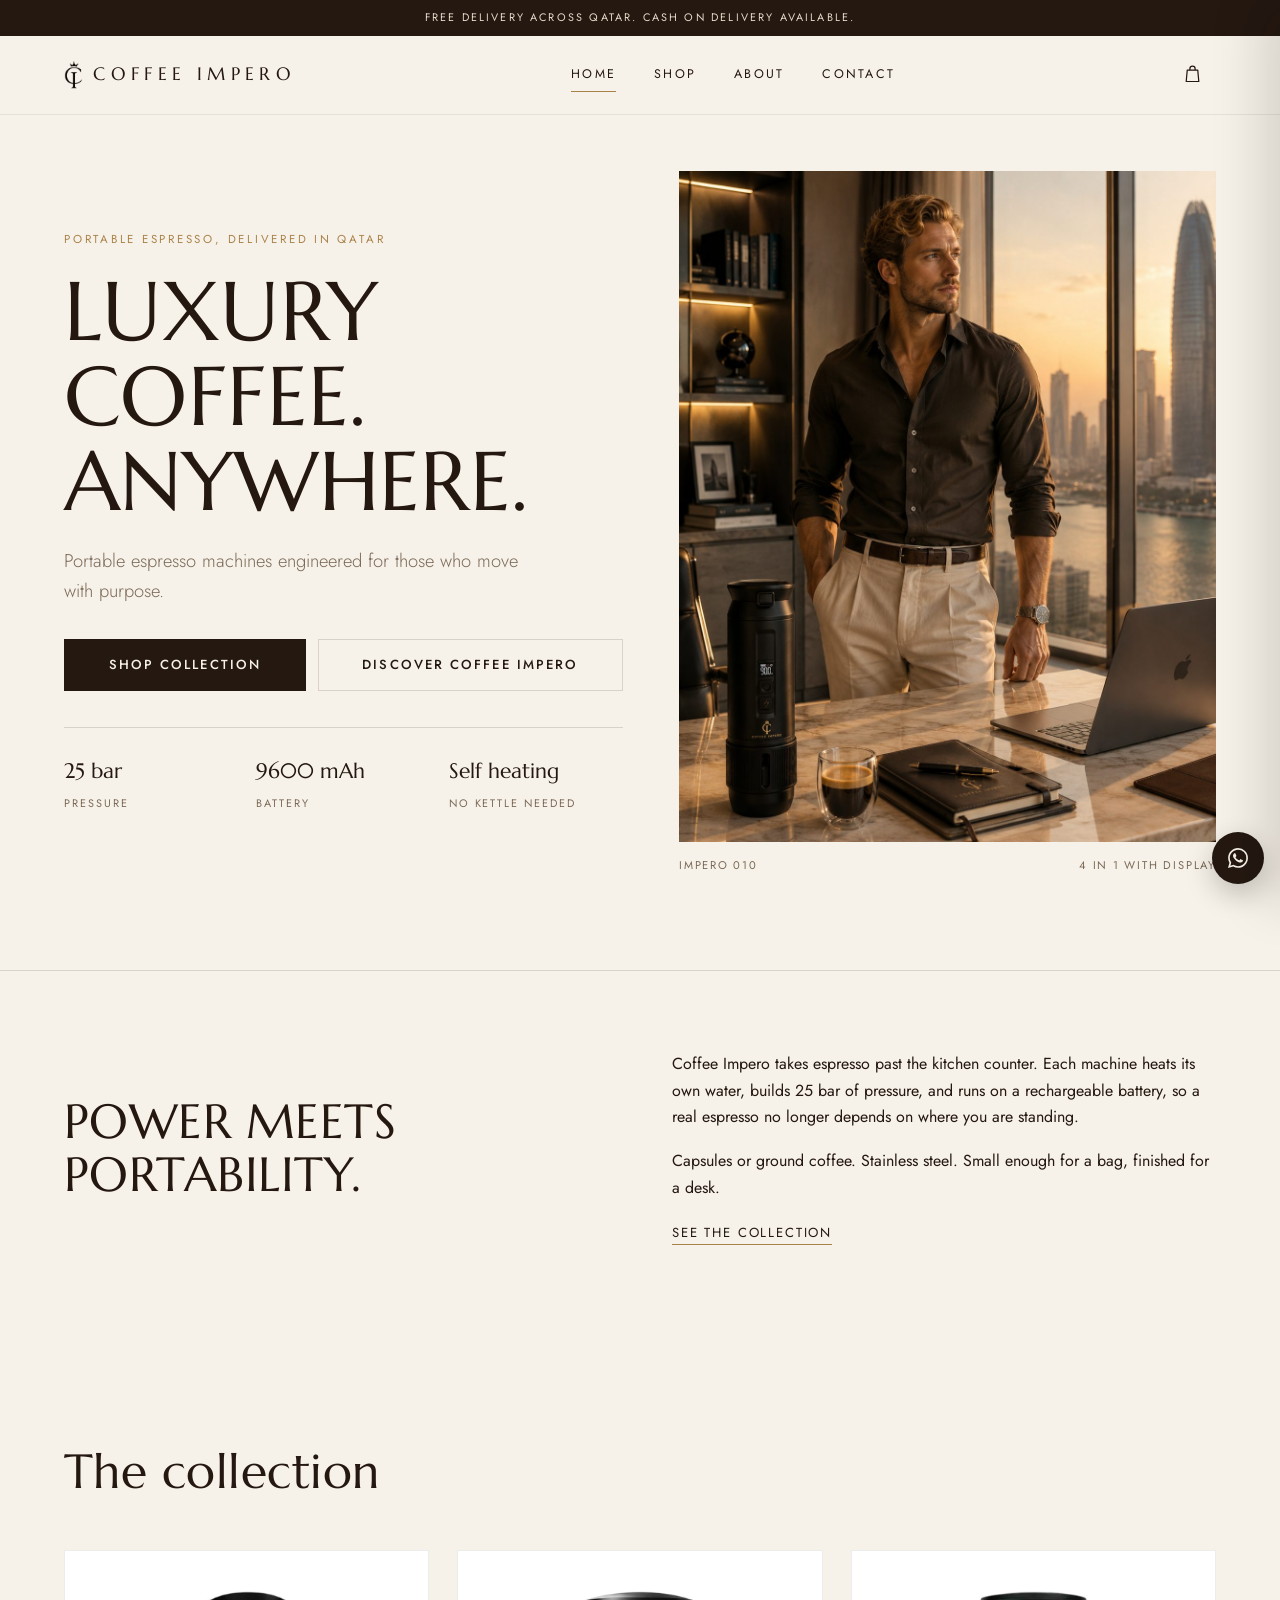
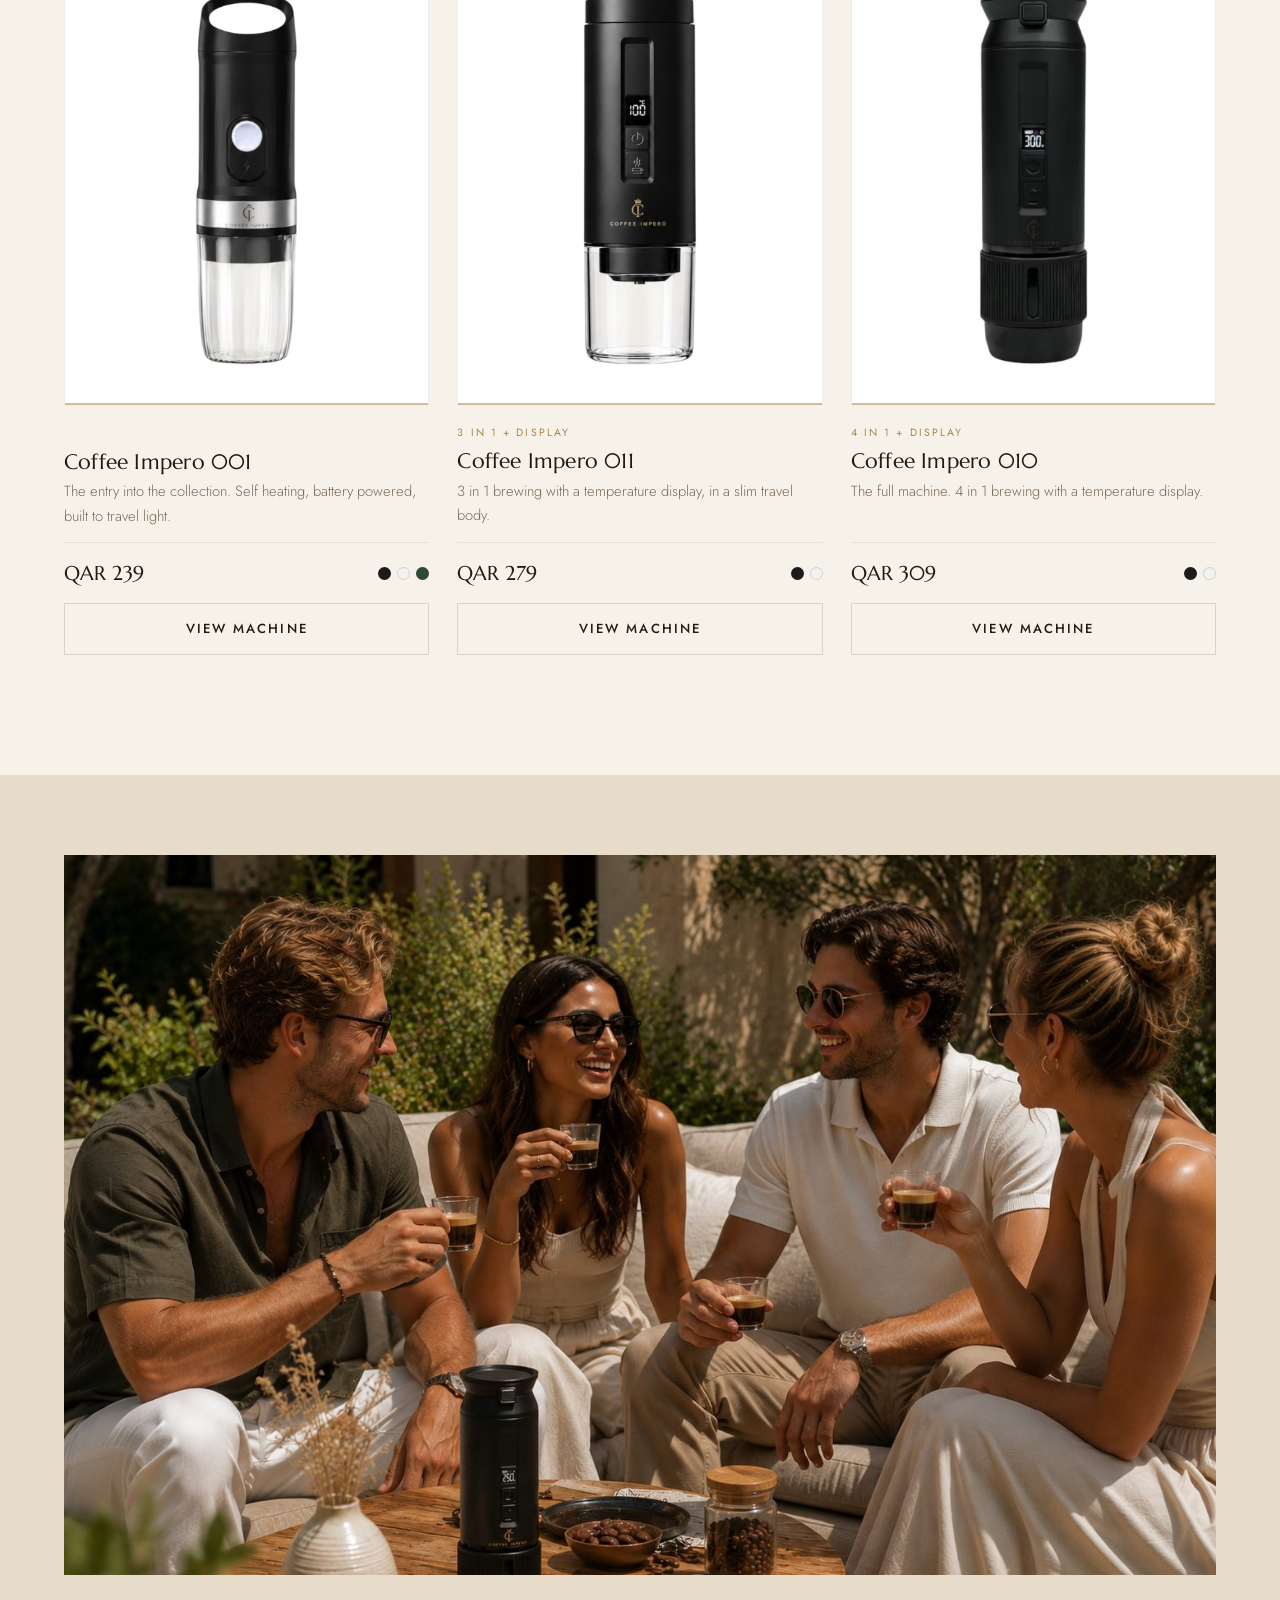
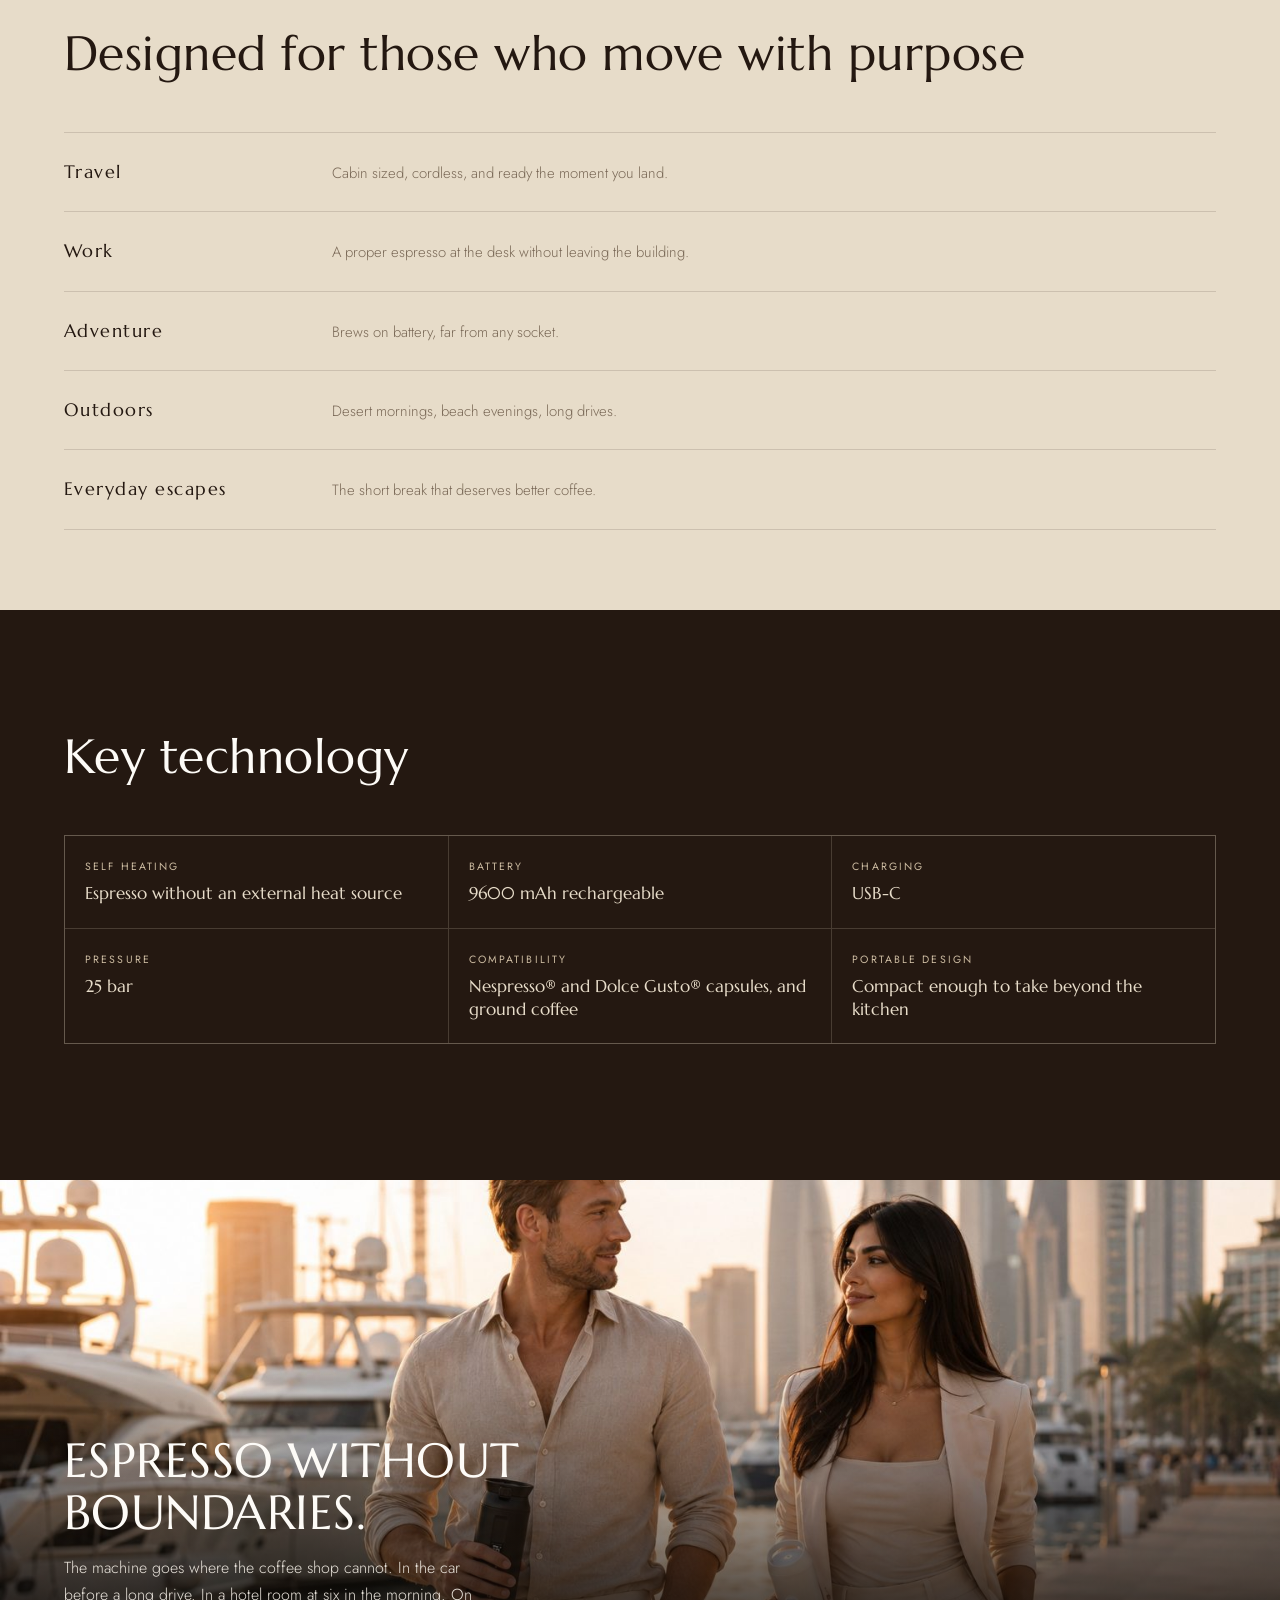
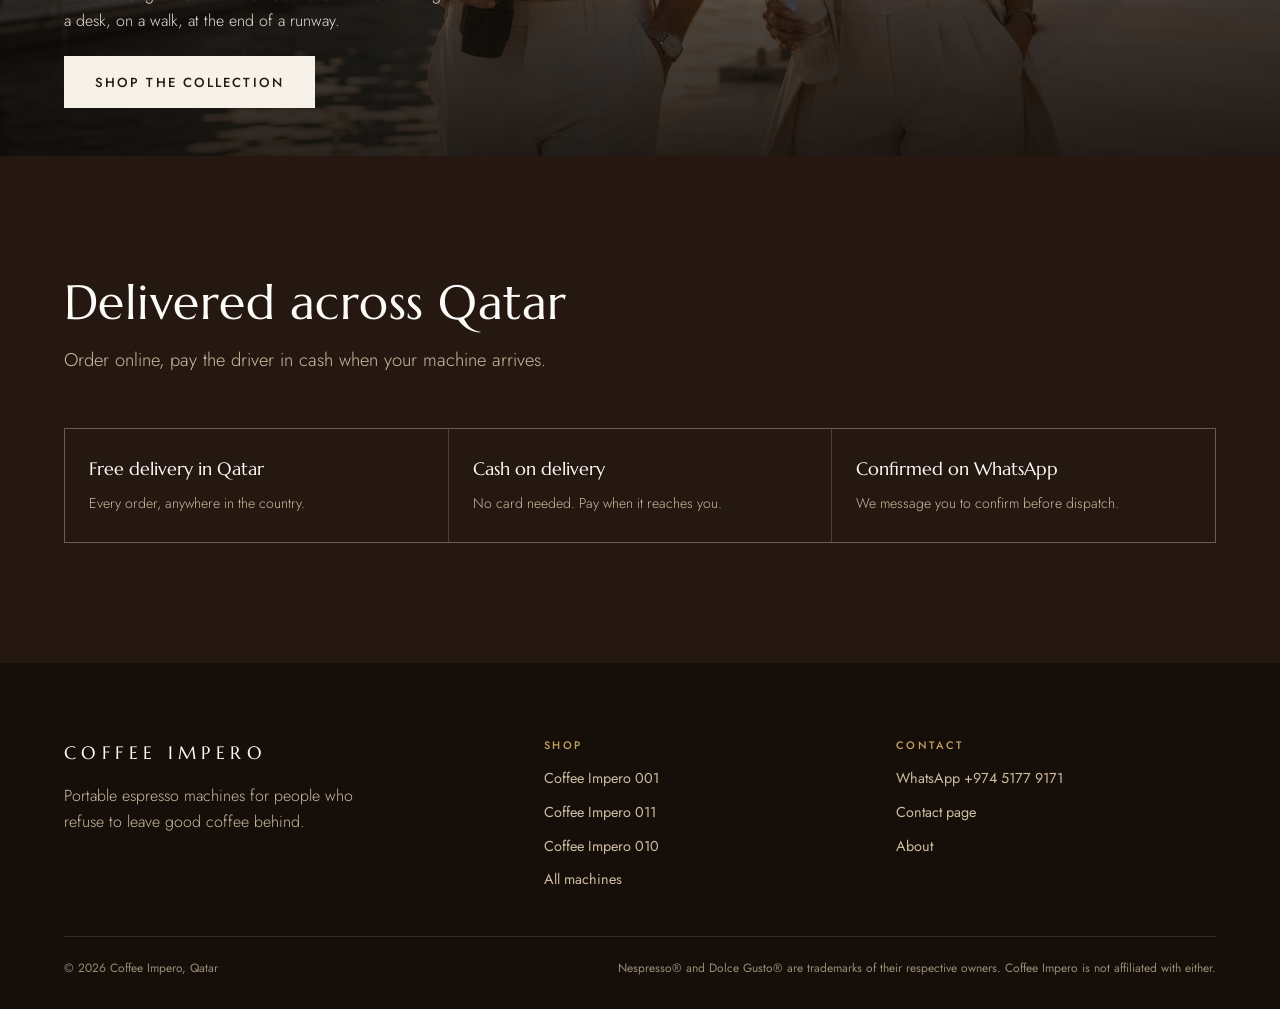
<file: index.html>
<!DOCTYPE html>
<html lang="en">
<head>
<meta charset="utf-8">
<meta name="viewport" content="width=device-width, initial-scale=1">
<title>Coffee Impero | Luxury Coffee. Anywhere.</title>
<meta name="description" content="Coffee Impero portable espresso machines, luxury coffee wherever you go. Shop portable, self heating espresso machines in Qatar with free delivery and cash on delivery.">
<link rel="canonical" href="https://coffeeimpero.com/">
<meta property="og:type" content="website">
<meta property="og:title" content="Coffee Impero | Luxury Coffee. Anywhere.">
<meta property="og:description" content="Portable, self heating espresso machines. Free delivery across Qatar, cash on delivery available.">
<meta property="og:image" content="https://coffeeimpero.com/assets/images/lifestyle/office-sunset.jpg">
<meta property="og:url" content="https://coffeeimpero.com/">
<meta name="twitter:card" content="summary_large_image">
<meta name="theme-color" content="#241811">
<link rel="icon" href="assets/images/favicon.png" type="image/png">
<link rel="apple-touch-icon" href="assets/images/favicon.png">
<link rel="preconnect" href="https://fonts.googleapis.com">
<link rel="preconnect" href="https://fonts.gstatic.com" crossorigin>
<link href="https://fonts.googleapis.com/css2?family=Marcellus&family=Jost:wght@300;400;500&display=swap" rel="stylesheet">
<link rel="stylesheet" href="assets/css/style.css">
</head>
<body>

<a class="skip" href="#main">Skip to content</a>

<div class="announce">Free delivery across Qatar. Cash on delivery available.</div>

<header class="header">
  <div class="shell header-inner">
    <a class="brand" href="index.html"><img src="assets/images/logo.png" alt="" width="19" height="30" aria-hidden="true"><span>Coffee Impero</span></a>
    <nav class="nav" aria-label="Main">
      <a href="index.html" aria-current="page">Home</a>
      <a href="shop.html">Shop</a>
      <a href="about.html">About</a>
      <a href="contact.html">Contact</a>
    </nav>
    <div class="header-actions">
      <button class="icon-btn" data-open-cart aria-label="Open bag">
        <svg viewBox="0 0 24 24" stroke-linejoin="round"><path d="M6 7h12l1.2 13H4.8L6 7z"/><path d="M9 7V5.5a3 3 0 0 1 6 0V7"/></svg>
        <span class="cart-count">0</span>
      </button>
      <button class="icon-btn menu-btn" id="menuBtn" aria-label="Menu" aria-expanded="false" aria-controls="mobileNav">
        <svg viewBox="0 0 24 24" stroke-linecap="round"><path d="M4 7h16M4 12h16M4 17h16"/></svg>
      </button>
    </div>
  </div>
  <div class="mobile-nav" id="mobileNav">
    <a href="index.html">Home</a>
    <a href="shop.html">Shop</a>
    <a href="about.html">About</a>
    <a href="contact.html">Contact</a>
  </div>
</header>

<main id="main">

  <!-- HERO -->
  <section class="hero">
    <div class="shell hero-grid">
      <div class="hero-copy">
        <span class="meta fade-up">Portable espresso, delivered in Qatar</span>
        <h1 class="display fade-up fade-up-2">LUXURY COFFEE.<br>ANYWHERE.</h1>
        <p class="lede fade-up fade-up-2">Portable espresso machines engineered for those who move with purpose.</p>
        <div class="hero-actions fade-up fade-up-3">
          <a class="btn" href="shop.html">Shop collection</a>
          <a class="btn btn-outline" href="about.html">Discover Coffee Impero</a>
        </div>
        <div class="hero-facts fade-up fade-up-3">
          <div class="hero-fact"><strong>25 bar</strong><span>Pressure</span></div>
          <div class="hero-fact"><strong>9600 mAh</strong><span>Battery</span></div>
          <div class="hero-fact"><strong>Self heating</strong><span>No kettle needed</span></div>
        </div>
      </div>
      <figure class="hero-figure fade-up fade-up-2" style="margin:0">
        <div class="photo">
          <img src="assets/images/lifestyle/office-sunset.jpg" width="1122" height="1402" alt="Coffee Impero 010 on a desk beside an espresso at sunset" fetchpriority="high">
        </div>
        <figcaption>
          <span>Impero 010</span>
          <span>4 in 1 with display</span>
        </figcaption>
      </figure>
    </div>
  </section>

  <!-- CONCEPT -->
  <section class="section-tight" style="border-top:1px solid var(--line)">
    <div class="shell split">
      <div>
        <h2 class="h-section">POWER MEETS<br>PORTABILITY.</h2>
      </div>
      <div>
        <p>Coffee Impero takes espresso past the kitchen counter. Each machine heats its own water, builds 25 bar of pressure, and runs on a rechargeable battery, so a real espresso no longer depends on where you are standing.</p>
        <p>Capsules or ground coffee. Stainless steel. Small enough for a bag, finished for a desk.</p>
        <a class="link-underline" href="shop.html">See the collection</a>
      </div>
    </div>
  </section>

  <!-- COLLECTION -->
  <section class="section" id="collection">
    <div class="shell">
      <div class="section-head">
        <h2 class="h-section">The collection</h2>
      </div>
      <div class="product-grid" id="homeGrid"></div>
    </div>
  </section>

  <!-- USE CASES -->
  <section class="section-tight" style="background:var(--beige)">
    <div class="shell">
      <div class="photo photo-wide" style="margin-bottom:clamp(28px,5vw,52px)">
        <img src="assets/images/lifestyle/friends-outdoor.jpg" width="1402" height="1122" loading="lazy" alt="Friends sharing espresso outdoors with a Coffee Impero machine on the table">
      </div>
      <div class="section-head">
        <h2 class="h-section">Designed for those who move with purpose</h2>
      </div>
      <div class="usecases">
        <div class="usecase"><b>Travel</b><span>Cabin sized, cordless, and ready the moment you land.</span></div>
        <div class="usecase"><b>Work</b><span>A proper espresso at the desk without leaving the building.</span></div>
        <div class="usecase"><b>Adventure</b><span>Brews on battery, far from any socket.</span></div>
        <div class="usecase"><b>Outdoors</b><span>Desert mornings, beach evenings, long drives.</span></div>
        <div class="usecase"><b>Everyday escapes</b><span>The short break that deserves better coffee.</span></div>
      </div>
    </div>
  </section>

  <!-- TECHNOLOGY -->
  <section class="section on-espresso">
    <div class="shell">
      <div class="section-head">
        <h2 class="h-section">Key technology</h2>
      </div>
      <dl class="specs">
        <div class="spec"><dt>Self heating</dt><dd>Espresso without an external heat source</dd></div>
        <div class="spec"><dt>Battery</dt><dd>9600 mAh rechargeable</dd></div>
        <div class="spec"><dt>Charging</dt><dd>USB-C</dd></div>
        <div class="spec"><dt>Pressure</dt><dd>25 bar</dd></div>
        <div class="spec"><dt>Compatibility</dt><dd>Nespresso&reg; and Dolce Gusto&reg; capsules, and ground coffee</dd></div>
        <div class="spec"><dt>Portable design</dt><dd>Compact enough to take beyond the kitchen</dd></div>
      </dl>
    </div>
  </section>

  <!-- STATEMENT -->
  <section class="band">
    <img src="assets/images/lifestyle/waterfront.jpg" width="1536" height="1024" loading="lazy" alt="Two people walking along the waterfront carrying Coffee Impero machines">
    <div class="band-copy">
      <div class="shell">
        <h2 class="h-section">ESPRESSO WITHOUT BOUNDARIES.</h2>
        <p>The machine goes where the coffee shop cannot. In the car before a long drive. In a hotel room at six in the morning. On a desk, on a walk, at the end of a runway.</p>
        <a class="btn" href="shop.html">Shop the collection</a>
      </div>
    </div>
  </section>

  <!-- QATAR DELIVERY -->
  <section class="section on-espresso" id="delivery">
    <div class="shell">
      <div class="section-head">
        <h2 class="h-section">Delivered across Qatar</h2>
        <p class="lede" style="margin-top:16px">Order online, pay the driver in cash when your machine arrives.</p>
      </div>
      <div class="promises">
        <div class="promise"><b>Free delivery in Qatar</b><span>Every order, anywhere in the country.</span></div>
        <div class="promise"><b>Cash on delivery</b><span>No card needed. Pay when it reaches you.</span></div>
        <div class="promise"><b>Confirmed on WhatsApp</b><span>We message you to confirm before dispatch.</span></div>
      </div>
    </div>
  </section>

</main>

<footer class="footer">
  <div class="shell">
    <div class="footer-grid">
      <div>
        <div class="brand">Coffee Impero</div>
        <p style="color:var(--sand);font-weight:300;max-width:34ch">Portable espresso machines for people who refuse to leave good coffee behind.</p>
      </div>
      <div>
        <h4>Shop</h4>
        <ul>
          <li><a href="impero-001.html">Coffee Impero 001</a></li>
          <li><a href="impero-011.html">Coffee Impero 011</a></li>
          <li><a href="impero-010.html">Coffee Impero 010</a></li>
          <li><a href="shop.html">All machines</a></li>
        </ul>
      </div>
      <div>
        <h4>Contact</h4>
        <ul>
          <li><a href="https://wa.me/97451779171" target="_blank" rel="noopener">WhatsApp +974 5177 9171</a></li>
          <li><a href="contact.html">Contact page</a></li>
          <li><a href="about.html">About</a></li>
        </ul>
      </div>
    </div>
    <div class="footer-bottom">
      <span>&copy; <span id="year"></span> Coffee Impero, Qatar</span>
      <span>Nespresso&reg; and Dolce Gusto&reg; are trademarks of their respective owners. Coffee Impero is not affiliated with either.</span>
    </div>
  </div>
</footer>

<a class="wa-float" href="https://wa.me/97451779171" target="_blank" rel="noopener" aria-label="Contact Coffee Impero on WhatsApp">
  <svg viewBox="0 0 24 24"><path d="M12.04 2C6.58 2 2.13 6.45 2.13 11.91c0 1.75.46 3.45 1.32 4.95L2 22l5.25-1.38a9.9 9.9 0 0 0 4.79 1.22h.01c5.46 0 9.91-4.45 9.91-9.91 0-2.65-1.03-5.14-2.9-7.01A9.82 9.82 0 0 0 12.04 2zm0 18.15h-.01a8.2 8.2 0 0 1-4.19-1.15l-.3-.18-3.12.82.83-3.04-.2-.31a8.17 8.17 0 0 1-1.26-4.38c0-4.54 3.7-8.23 8.25-8.23 2.2 0 4.27.86 5.83 2.41a8.2 8.2 0 0 1 2.41 5.83c0 4.54-3.7 8.23-8.24 8.23zm4.52-6.16c-.25-.12-1.47-.72-1.69-.81-.23-.08-.39-.12-.56.13-.16.25-.64.81-.79.98-.14.16-.29.19-.54.06-.25-.12-1.05-.39-1.99-1.23-.74-.66-1.23-1.47-1.38-1.72-.14-.25-.02-.38.11-.51.11-.11.25-.29.37-.43.12-.15.16-.25.25-.41.08-.17.04-.31-.02-.43-.06-.12-.56-1.34-.76-1.84-.2-.48-.41-.42-.56-.43h-.48c-.16 0-.43.06-.65.31-.22.25-.85.84-.85 2.04 0 1.2.87 2.36.99 2.53.12.16 1.71 2.61 4.15 3.66.58.25 1.03.4 1.38.51.58.19 1.11.16 1.53.1.47-.07 1.47-.6 1.67-1.18.21-.58.21-1.07.15-1.18-.06-.11-.22-.17-.47-.29z"/></svg>
</a>

<script src="assets/js/products.js"></script>
<script src="assets/js/site.js"></script>
<script>
  // Render the collection from the central product data
  (function () {
    var grid = document.getElementById("homeGrid");
    if (!grid) return;
    grid.innerHTML = window.IMPERO.products.map(function (p) {
      var dots = p.colors.map(function (c) {
        return '<span class="dot" style="background:' + c.hex + '" title="' + c.name + '"></span>';
      }).join("");
      return '' +
      '<article class="card">' +
        '<a href="' + p.url + '" class="vitrine"><img src="' + p.colors[0].img + '" width="1000" height="1250" loading="lazy" alt="' + p.name + ' portable espresso machine in ' + p.colors[0].name + '"></a>' +
        '<div class="card-tag">' + (p.tag || "&nbsp;") + '</div>' +
        '<h3><a href="' + p.url + '">' + p.name + '</a></h3>' +
        '<p class="card-desc">' + p.short + '</p>' +
        '<div class="card-foot">' +
          '<span class="price">QAR ' + p.price + '</span>' +
          '<span class="dots">' + dots + '</span>' +
        '</div>' +
        '<a class="btn btn-outline btn-block" style="margin-top:14px" href="' + p.url + '">View machine</a>' +
      '</article>';
    }).join("");
  })();
</script>

</body>
</html>
</file>
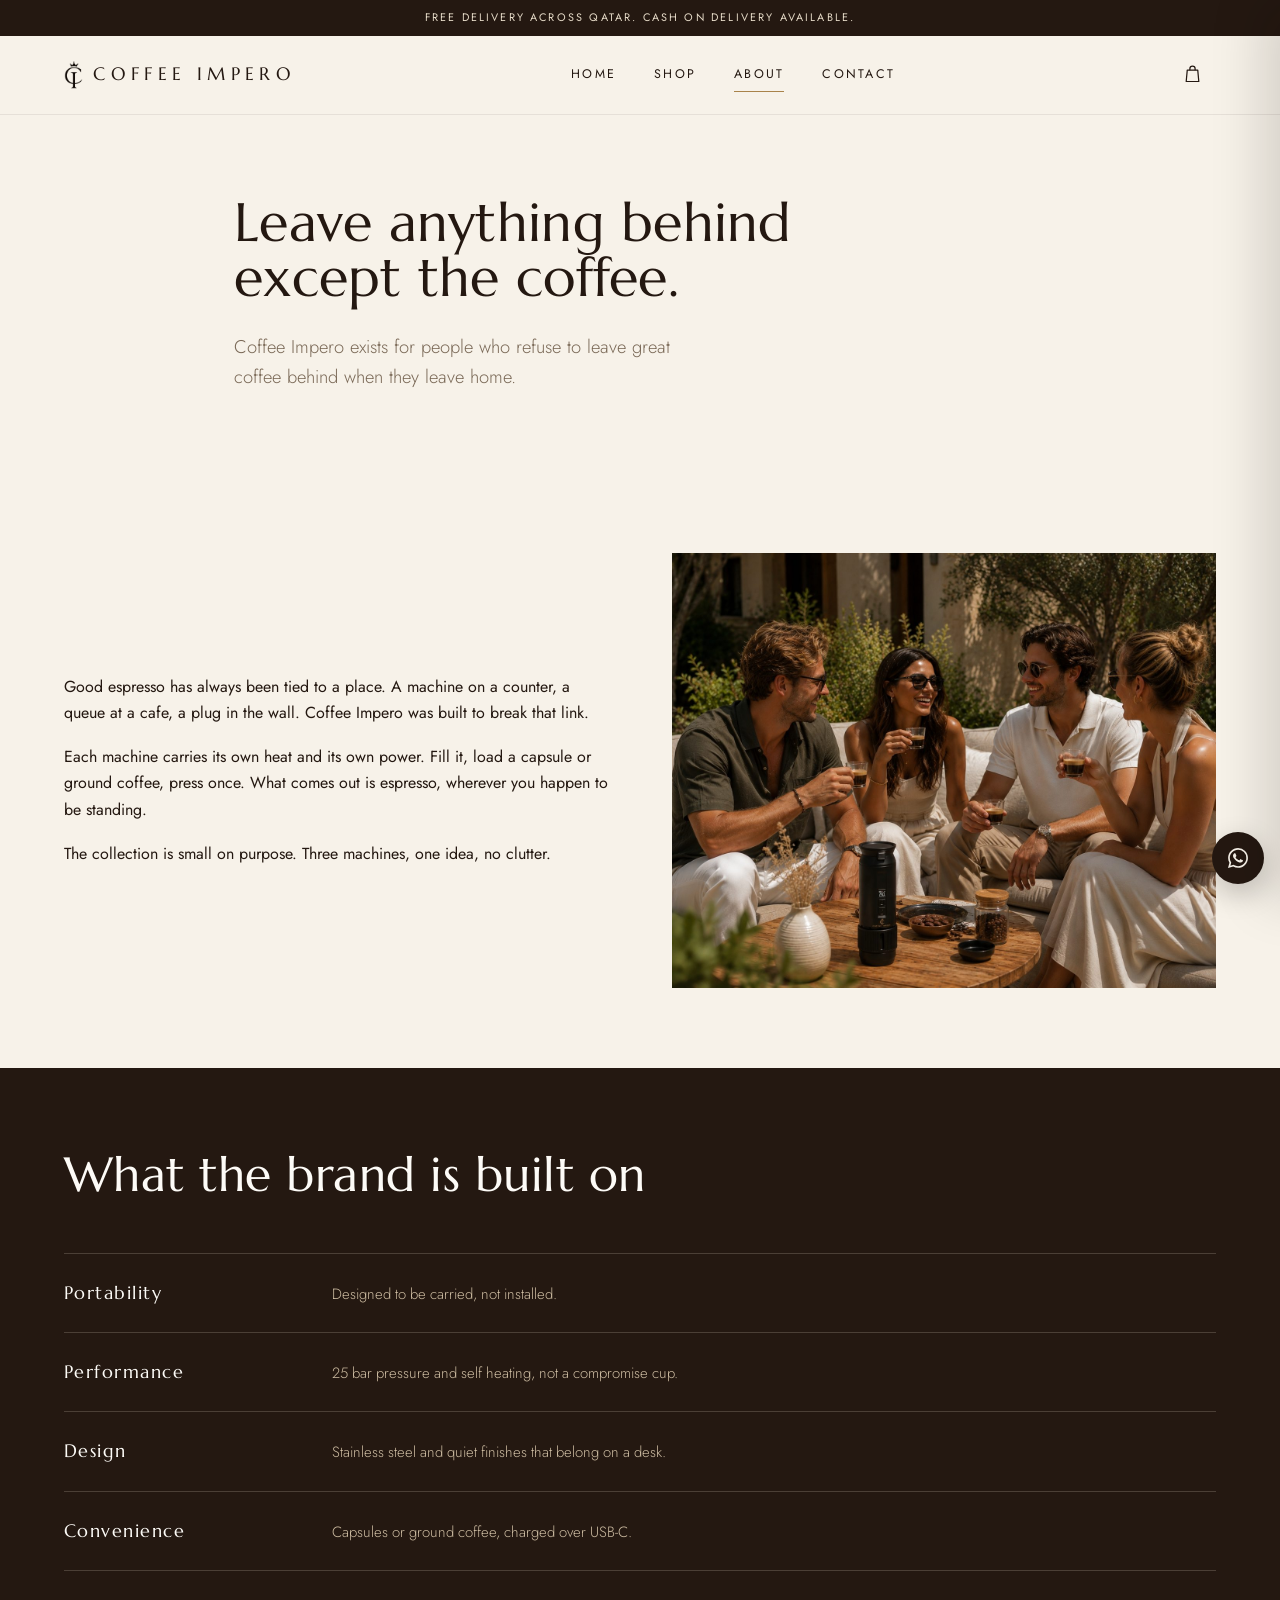
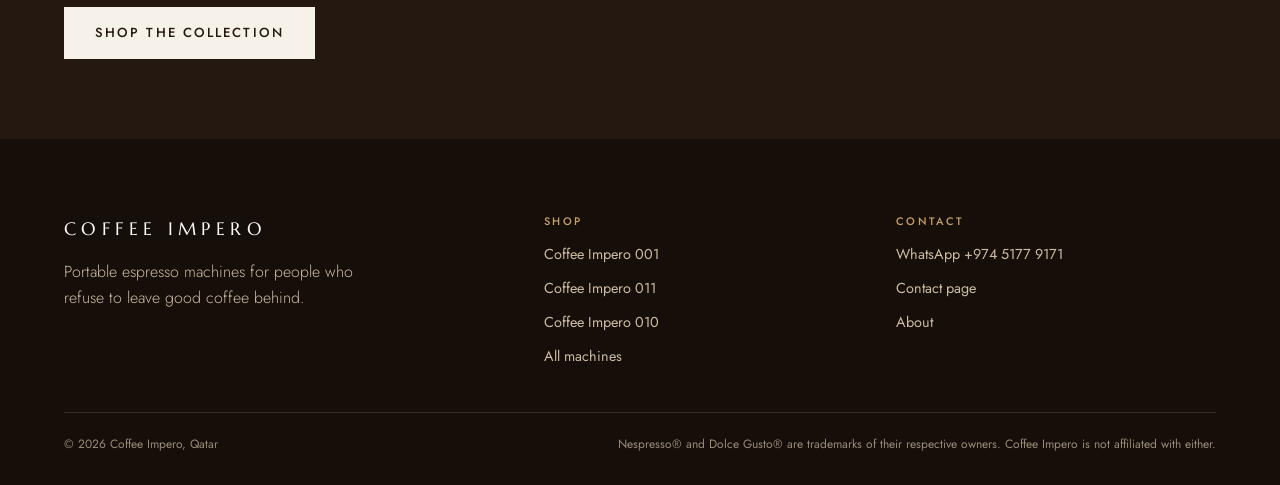
<file: about.html>
<!DOCTYPE html>
<html lang="en">
<head>
<meta charset="utf-8">
<meta name="viewport" content="width=device-width, initial-scale=1">
<title>About Coffee Impero | Luxury Coffee. Anywhere.</title>
<meta name="description" content="Coffee Impero builds portable, self heating espresso machines for people who move. Delivered across Qatar with cash on delivery.">
<link rel="canonical" href="https://coffeeimpero.com/about.html">
<meta property="og:type" content="website">
<meta property="og:title" content="About Coffee Impero | Luxury Coffee. Anywhere.">
<meta property="og:description" content="Coffee Impero builds portable, self heating espresso machines for people who move. Delivered across Qatar with cash on delivery.">
<meta property="og:image" content="https://coffeeimpero.com/assets/images/products/impero-010-black.jpg">
<meta property="og:url" content="https://coffeeimpero.com/about.html">
<meta name="twitter:card" content="summary_large_image">
<meta name="theme-color" content="#241811">
<link rel="icon" href="assets/images/favicon.png" type="image/png">
<link rel="apple-touch-icon" href="assets/images/favicon.png">
<link rel="preconnect" href="https://fonts.googleapis.com">
<link rel="preconnect" href="https://fonts.gstatic.com" crossorigin>
<link href="https://fonts.googleapis.com/css2?family=Marcellus&family=Jost:wght@300;400;500&display=swap" rel="stylesheet">
<link rel="stylesheet" href="assets/css/style.css">
</head>
<body>

<a class="skip" href="#main">Skip to content</a>

<div class="announce">Free delivery across Qatar. Cash on delivery available.</div>

<header class="header">
  <div class="shell header-inner">
    <a class="brand" href="index.html"><img src="assets/images/logo.png" alt="" width="19" height="30" aria-hidden="true"><span>Coffee Impero</span></a>
    <nav class="nav" aria-label="Main">
      <a href="index.html">Home</a>
      <a href="shop.html">Shop</a>
      <a href="about.html" aria-current="page">About</a>
      <a href="contact.html">Contact</a>
    </nav>
    <div class="header-actions">
      <button class="icon-btn" data-open-cart aria-label="Open bag">
        <svg viewBox="0 0 24 24" stroke-linejoin="round"><path d="M6 7h12l1.2 13H4.8L6 7z"/><path d="M9 7V5.5a3 3 0 0 1 6 0V7"/></svg>
        <span class="cart-count">0</span>
      </button>
      <button class="icon-btn menu-btn" id="menuBtn" aria-label="Menu" aria-expanded="false" aria-controls="mobileNav">
        <svg viewBox="0 0 24 24" stroke-linecap="round"><path d="M4 7h16M4 12h16M4 17h16"/></svg>
      </button>
    </div>
  </div>
  <div class="mobile-nav" id="mobileNav">
    <a href="index.html">Home</a>
    <a href="shop.html">Shop</a>
    <a href="about.html">About</a>
    <a href="contact.html">Contact</a>
  </div>
</header>

<main id="main">

  <section class="section-tight">
    <div class="shell" style="max-width:900px">
      <h1 class="display" style="font-size:clamp(2rem,6vw,3.4rem)">Leave anything behind<br>except the coffee.</h1>
      <p class="lede" style="margin-top:26px">Coffee Impero exists for people who refuse to leave great coffee behind when they leave home.</p>
    </div>
  </section>

  <section class="section-tight">
    <div class="shell split">
      <div>
        <p>Good espresso has always been tied to a place. A machine on a counter, a queue at a cafe, a plug in the wall. Coffee Impero was built to break that link.</p>
        <p>Each machine carries its own heat and its own power. Fill it, load a capsule or ground coffee, press once. What comes out is espresso, wherever you happen to be standing.</p>
        <p>The collection is small on purpose. Three machines, one idea, no clutter.</p>
      </div>
      <figure style="margin:0">
        <div class="photo"><img src="assets/images/lifestyle/friends-outdoor.jpg" width="1402" height="1122" loading="lazy" alt="Friends sharing espresso outdoors with a Coffee Impero machine"></div>
      </figure>
    </div>
  </section>

  <section class="section-tight on-espresso">
    <div class="shell">
      <div class="section-head"><h2 class="h-section">What the brand is built on</h2></div>
      <div class="usecases" style="border-color:rgba(231,220,201,0.2)">
        <div class="usecase" style="border-color:rgba(231,220,201,0.2)"><b style="color:var(--ivory)">Portability</b><span style="color:var(--sand)">Designed to be carried, not installed.</span></div>
        <div class="usecase" style="border-color:rgba(231,220,201,0.2)"><b style="color:var(--ivory)">Performance</b><span style="color:var(--sand)">25 bar pressure and self heating, not a compromise cup.</span></div>
        <div class="usecase" style="border-color:rgba(231,220,201,0.2)"><b style="color:var(--ivory)">Design</b><span style="color:var(--sand)">Stainless steel and quiet finishes that belong on a desk.</span></div>
        <div class="usecase" style="border-color:rgba(231,220,201,0.2)"><b style="color:var(--ivory)">Convenience</b><span style="color:var(--sand)">Capsules or ground coffee, charged over USB-C.</span></div>
      </div>
      <div style="margin-top:36px"><a class="btn" href="shop.html">Shop the collection</a></div>
    </div>
  </section>

</main>

<footer class="footer">
  <div class="shell">
    <div class="footer-grid">
      <div>
        <div class="brand">Coffee Impero</div>
        <p style="color:var(--sand);font-weight:300;max-width:34ch">Portable espresso machines for people who refuse to leave good coffee behind.</p>
      </div>
      <div>
        <h4>Shop</h4>
        <ul>
          <li><a href="impero-001.html">Coffee Impero 001</a></li>
          <li><a href="impero-011.html">Coffee Impero 011</a></li>
          <li><a href="impero-010.html">Coffee Impero 010</a></li>
          <li><a href="shop.html">All machines</a></li>
        </ul>
      </div>
      <div>
        <h4>Contact</h4>
        <ul>
          <li><a href="https://wa.me/97451779171" target="_blank" rel="noopener">WhatsApp +974 5177 9171</a></li>
          <li><a href="contact.html">Contact page</a></li>
          <li><a href="about.html">About</a></li>
        </ul>
      </div>
    </div>
    <div class="footer-bottom">
      <span>&copy; <span id="year"></span> Coffee Impero, Qatar</span>
      <span>Nespresso&reg; and Dolce Gusto&reg; are trademarks of their respective owners. Coffee Impero is not affiliated with either.</span>
    </div>
  </div>
</footer>

<a class="wa-float" href="https://wa.me/97451779171" target="_blank" rel="noopener" aria-label="Contact Coffee Impero on WhatsApp">
  <svg viewBox="0 0 24 24"><path d="M12.04 2C6.58 2 2.13 6.45 2.13 11.91c0 1.75.46 3.45 1.32 4.95L2 22l5.25-1.38a9.9 9.9 0 0 0 4.79 1.22h.01c5.46 0 9.91-4.45 9.91-9.91 0-2.65-1.03-5.14-2.9-7.01A9.82 9.82 0 0 0 12.04 2zm0 18.15h-.01a8.2 8.2 0 0 1-4.19-1.15l-.3-.18-3.12.82.83-3.04-.2-.31a8.17 8.17 0 0 1-1.26-4.38c0-4.54 3.7-8.23 8.25-8.23 2.2 0 4.27.86 5.83 2.41a8.2 8.2 0 0 1 2.41 5.83c0 4.54-3.7 8.23-8.24 8.23zm4.52-6.16c-.25-.12-1.47-.72-1.69-.81-.23-.08-.39-.12-.56.13-.16.25-.64.81-.79.98-.14.16-.29.19-.54.06-.25-.12-1.05-.39-1.99-1.23-.74-.66-1.23-1.47-1.38-1.72-.14-.25-.02-.38.11-.51.11-.11.25-.29.37-.43.12-.15.16-.25.25-.41.08-.17.04-.31-.02-.43-.06-.12-.56-1.34-.76-1.84-.2-.48-.41-.42-.56-.43h-.48c-.16 0-.43.06-.65.31-.22.25-.85.84-.85 2.04 0 1.2.87 2.36.99 2.53.12.16 1.71 2.61 4.15 3.66.58.25 1.03.4 1.38.51.58.19 1.11.16 1.53.1.47-.07 1.47-.6 1.67-1.18.21-.58.21-1.07.15-1.18-.06-.11-.22-.17-.47-.29z"/></svg>
</a>


<script src="assets/js/products.js"></script>
<script src="assets/js/site.js"></script>

</body>
</html>
</file>
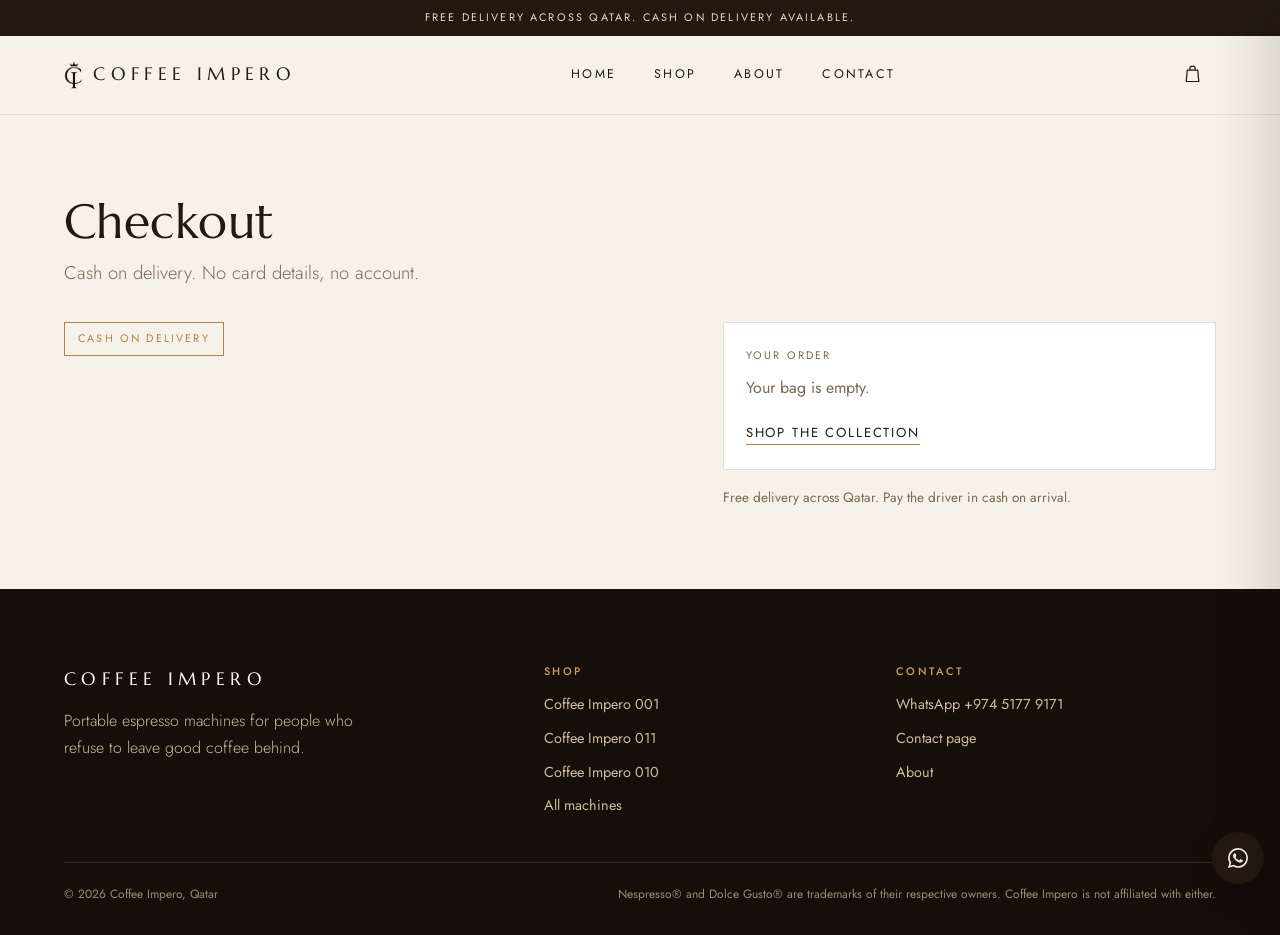
<file: checkout.html>
<!DOCTYPE html>
<html lang="en">
<head>
<meta charset="utf-8">
<meta name="viewport" content="width=device-width, initial-scale=1">
<title>Checkout | Coffee Impero</title>
<meta name="description" content="Complete your Coffee Impero order with cash on delivery and free delivery across Qatar.">
<link rel="canonical" href="https://coffeeimpero.com/checkout.html">
<meta property="og:type" content="website">
<meta property="og:title" content="Checkout | Coffee Impero">
<meta property="og:description" content="Complete your Coffee Impero order with cash on delivery and free delivery across Qatar.">
<meta property="og:image" content="https://coffeeimpero.com/assets/images/products/impero-010-black.jpg">
<meta property="og:url" content="https://coffeeimpero.com/checkout.html">
<meta name="twitter:card" content="summary_large_image">
<meta name="theme-color" content="#241811">
<link rel="icon" href="assets/images/favicon.png" type="image/png">
<link rel="apple-touch-icon" href="assets/images/favicon.png">
<link rel="preconnect" href="https://fonts.googleapis.com">
<link rel="preconnect" href="https://fonts.gstatic.com" crossorigin>
<link href="https://fonts.googleapis.com/css2?family=Marcellus&family=Jost:wght@300;400;500&display=swap" rel="stylesheet">
<link rel="stylesheet" href="assets/css/style.css">
<meta name="robots" content="noindex">
</head>
<body>

<a class="skip" href="#main">Skip to content</a>

<div class="announce">Free delivery across Qatar. Cash on delivery available.</div>

<header class="header">
  <div class="shell header-inner">
    <a class="brand" href="index.html"><img src="assets/images/logo.png" alt="" width="19" height="30" aria-hidden="true"><span>Coffee Impero</span></a>
    <nav class="nav" aria-label="Main">
      <a href="index.html">Home</a>
      <a href="shop.html">Shop</a>
      <a href="about.html">About</a>
      <a href="contact.html">Contact</a>
    </nav>
    <div class="header-actions">
      <button class="icon-btn" data-open-cart aria-label="Open bag">
        <svg viewBox="0 0 24 24" stroke-linejoin="round"><path d="M6 7h12l1.2 13H4.8L6 7z"/><path d="M9 7V5.5a3 3 0 0 1 6 0V7"/></svg>
        <span class="cart-count">0</span>
      </button>
      <button class="icon-btn menu-btn" id="menuBtn" aria-label="Menu" aria-expanded="false" aria-controls="mobileNav">
        <svg viewBox="0 0 24 24" stroke-linecap="round"><path d="M4 7h16M4 12h16M4 17h16"/></svg>
      </button>
    </div>
  </div>
  <div class="mobile-nav" id="mobileNav">
    <a href="index.html">Home</a>
    <a href="shop.html">Shop</a>
    <a href="about.html">About</a>
    <a href="contact.html">Contact</a>
  </div>
</header>

<main id="main">

  <section class="section-tight">
    <div class="shell">
      <h1 class="h-section" style="margin-bottom:10px">Checkout</h1>
      <p class="lede" style="margin-bottom:34px">Cash on delivery. No card details, no account.</p>

      <div class="checkout-grid">
        <div>
          <span class="cod-badge">Cash on delivery</span>
          <form id="codForm" novalidate>
            <div class="form-row">
              <label for="fullName">Full name</label>
              <input type="text" id="fullName" name="fullName" autocomplete="name" required>
              <span class="err">Please enter your name.</span>
            </div>
            <div class="form-row">
              <label for="phone">Qatar phone number</label>
              <input type="tel" id="phone" name="phone" autocomplete="tel" inputmode="tel" placeholder="+974 ..." required>
              <span class="err">Please enter a phone number we can reach you on.</span>
            </div>
            <div class="form-row">
              <label for="area">Area or city</label>
              <input type="text" id="area" name="area" autocomplete="address-level2" required>
              <span class="err">Please enter your area.</span>
            </div>
            <div class="form-row">
              <label for="address">Delivery address</label>
              <textarea id="address" name="address" placeholder="Building, street, zone" required></textarea>
              <span class="err">Please enter the delivery address.</span>
            </div>
            <div class="form-row">
              <label for="notes">Notes for the driver, optional</label>
              <textarea id="notes" name="notes"></textarea>
            </div>

            <button type="submit" class="btn btn-block">Send order on WhatsApp</button>
            <p class="hint" style="margin-top:14px;font-size:0.82rem;color:var(--muted)">Your order opens as a ready written WhatsApp message. Send it and we confirm dispatch.</p>
          </form>

          <div id="checkoutDone" hidden>
            <h2 class="h-section" style="font-size:1.6rem;margin-bottom:12px">Order ready to send</h2>
            <p style="color:var(--muted)">WhatsApp should have opened in a new tab. If it did not, use the button below or copy the order and send it to +974 5177 9171.</p>
            <pre id="orderText" style="white-space:pre-wrap;background:#fff;border:1px solid var(--line);padding:18px;font-family:var(--font-ui);font-size:0.9rem;margin:18px 0"></pre>
            <div style="display:flex;gap:12px;flex-wrap:wrap">
              <a class="btn" id="orderWhatsapp" href="#" target="_blank" rel="noopener">Open WhatsApp</a>
              <button type="button" class="btn btn-outline" id="copyOrder">Copy order</button>
            </div>
          </div>
        </div>

        <aside>
          <div class="summary-box">
            <span class="field-label">Your order</span>
            <div id="checkoutSummary"></div>
          </div>
          <p style="font-size:0.85rem;color:var(--muted);margin-top:16px">Free delivery across Qatar. Pay the driver in cash on arrival.</p>
        </aside>
      </div>
    </div>
  </section>

</main>

<footer class="footer">
  <div class="shell">
    <div class="footer-grid">
      <div>
        <div class="brand">Coffee Impero</div>
        <p style="color:var(--sand);font-weight:300;max-width:34ch">Portable espresso machines for people who refuse to leave good coffee behind.</p>
      </div>
      <div>
        <h4>Shop</h4>
        <ul>
          <li><a href="impero-001.html">Coffee Impero 001</a></li>
          <li><a href="impero-011.html">Coffee Impero 011</a></li>
          <li><a href="impero-010.html">Coffee Impero 010</a></li>
          <li><a href="shop.html">All machines</a></li>
        </ul>
      </div>
      <div>
        <h4>Contact</h4>
        <ul>
          <li><a href="https://wa.me/97451779171" target="_blank" rel="noopener">WhatsApp +974 5177 9171</a></li>
          <li><a href="contact.html">Contact page</a></li>
          <li><a href="about.html">About</a></li>
        </ul>
      </div>
    </div>
    <div class="footer-bottom">
      <span>&copy; <span id="year"></span> Coffee Impero, Qatar</span>
      <span>Nespresso&reg; and Dolce Gusto&reg; are trademarks of their respective owners. Coffee Impero is not affiliated with either.</span>
    </div>
  </div>
</footer>

<a class="wa-float" href="https://wa.me/97451779171" target="_blank" rel="noopener" aria-label="Contact Coffee Impero on WhatsApp">
  <svg viewBox="0 0 24 24"><path d="M12.04 2C6.58 2 2.13 6.45 2.13 11.91c0 1.75.46 3.45 1.32 4.95L2 22l5.25-1.38a9.9 9.9 0 0 0 4.79 1.22h.01c5.46 0 9.91-4.45 9.91-9.91 0-2.65-1.03-5.14-2.9-7.01A9.82 9.82 0 0 0 12.04 2zm0 18.15h-.01a8.2 8.2 0 0 1-4.19-1.15l-.3-.18-3.12.82.83-3.04-.2-.31a8.17 8.17 0 0 1-1.26-4.38c0-4.54 3.7-8.23 8.25-8.23 2.2 0 4.27.86 5.83 2.41a8.2 8.2 0 0 1 2.41 5.83c0 4.54-3.7 8.23-8.24 8.23zm4.52-6.16c-.25-.12-1.47-.72-1.69-.81-.23-.08-.39-.12-.56.13-.16.25-.64.81-.79.98-.14.16-.29.19-.54.06-.25-.12-1.05-.39-1.99-1.23-.74-.66-1.23-1.47-1.38-1.72-.14-.25-.02-.38.11-.51.11-.11.25-.29.37-.43.12-.15.16-.25.25-.41.08-.17.04-.31-.02-.43-.06-.12-.56-1.34-.76-1.84-.2-.48-.41-.42-.56-.43h-.48c-.16 0-.43.06-.65.31-.22.25-.85.84-.85 2.04 0 1.2.87 2.36.99 2.53.12.16 1.71 2.61 4.15 3.66.58.25 1.03.4 1.38.51.58.19 1.11.16 1.53.1.47-.07 1.47-.6 1.67-1.18.21-.58.21-1.07.15-1.18-.06-.11-.22-.17-.47-.29z"/></svg>
</a>


<script src="assets/js/products.js"></script>
<script src="assets/js/site.js"></script>

</body>
</html>
</file>
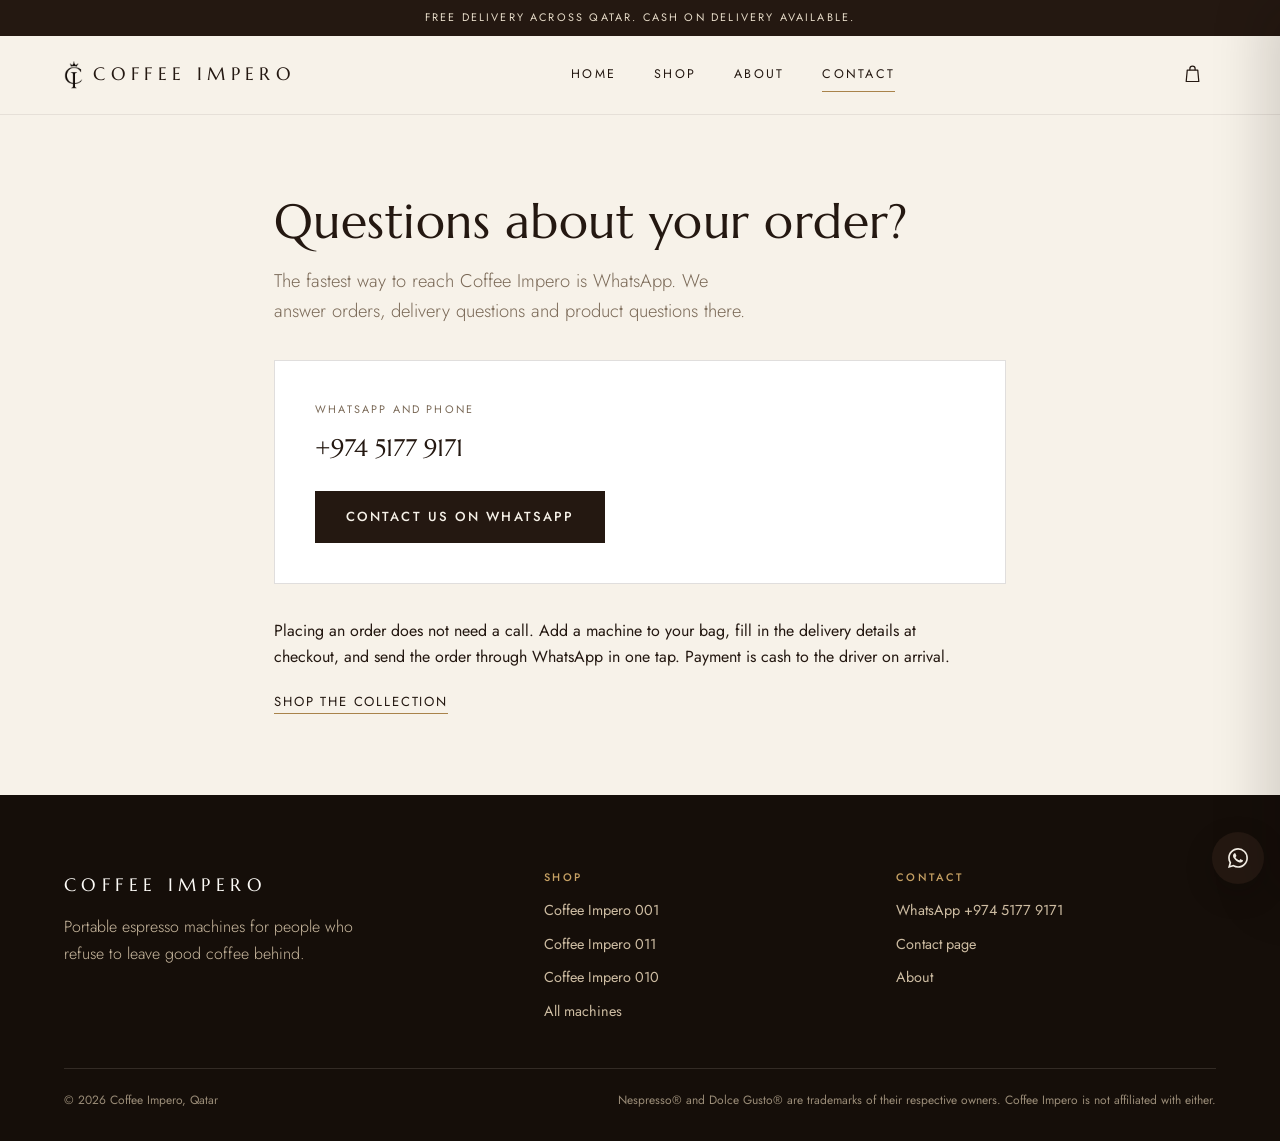
<file: contact.html>
<!DOCTYPE html>
<html lang="en">
<head>
<meta charset="utf-8">
<meta name="viewport" content="width=device-width, initial-scale=1">
<title>Contact Coffee Impero | WhatsApp +974 5177 9171</title>
<meta name="description" content="Contact Coffee Impero on WhatsApp at +974 5177 9171 for orders, delivery and product questions in Qatar.">
<link rel="canonical" href="https://coffeeimpero.com/contact.html">
<meta property="og:type" content="website">
<meta property="og:title" content="Contact Coffee Impero | WhatsApp +974 5177 9171">
<meta property="og:description" content="Contact Coffee Impero on WhatsApp at +974 5177 9171 for orders, delivery and product questions in Qatar.">
<meta property="og:image" content="https://coffeeimpero.com/assets/images/products/impero-010-black.jpg">
<meta property="og:url" content="https://coffeeimpero.com/contact.html">
<meta name="twitter:card" content="summary_large_image">
<meta name="theme-color" content="#241811">
<link rel="icon" href="assets/images/favicon.png" type="image/png">
<link rel="apple-touch-icon" href="assets/images/favicon.png">
<link rel="preconnect" href="https://fonts.googleapis.com">
<link rel="preconnect" href="https://fonts.gstatic.com" crossorigin>
<link href="https://fonts.googleapis.com/css2?family=Marcellus&family=Jost:wght@300;400;500&display=swap" rel="stylesheet">
<link rel="stylesheet" href="assets/css/style.css">
</head>
<body>

<a class="skip" href="#main">Skip to content</a>

<div class="announce">Free delivery across Qatar. Cash on delivery available.</div>

<header class="header">
  <div class="shell header-inner">
    <a class="brand" href="index.html"><img src="assets/images/logo.png" alt="" width="19" height="30" aria-hidden="true"><span>Coffee Impero</span></a>
    <nav class="nav" aria-label="Main">
      <a href="index.html">Home</a>
      <a href="shop.html">Shop</a>
      <a href="about.html">About</a>
      <a href="contact.html" aria-current="page">Contact</a>
    </nav>
    <div class="header-actions">
      <button class="icon-btn" data-open-cart aria-label="Open bag">
        <svg viewBox="0 0 24 24" stroke-linejoin="round"><path d="M6 7h12l1.2 13H4.8L6 7z"/><path d="M9 7V5.5a3 3 0 0 1 6 0V7"/></svg>
        <span class="cart-count">0</span>
      </button>
      <button class="icon-btn menu-btn" id="menuBtn" aria-label="Menu" aria-expanded="false" aria-controls="mobileNav">
        <svg viewBox="0 0 24 24" stroke-linecap="round"><path d="M4 7h16M4 12h16M4 17h16"/></svg>
      </button>
    </div>
  </div>
  <div class="mobile-nav" id="mobileNav">
    <a href="index.html">Home</a>
    <a href="shop.html">Shop</a>
    <a href="about.html">About</a>
    <a href="contact.html">Contact</a>
  </div>
</header>

<main id="main">

  <section class="section-tight">
    <div class="shell" style="max-width:820px">
      <h1 class="h-section">Questions about your order?</h1>
      <p class="lede" style="margin-top:18px">The fastest way to reach Coffee Impero is WhatsApp. We answer orders, delivery questions and product questions there.</p>

      <div class="contact-card" style="margin-top:34px">
        <span class="field-label">WhatsApp and phone</span>
        <p style="font-family:var(--font-display);font-size:1.5rem;margin-bottom:22px">+974 5177 9171</p>
        <a class="btn" href="https://wa.me/97451779171?text=Hello%20Coffee%20Impero%2C%20I%20have%20a%20question." target="_blank" rel="noopener">Contact us on WhatsApp</a>
      </div>

      <div style="margin-top:34px">
        <p>Placing an order does not need a call. Add a machine to your bag, fill in the delivery details at checkout, and send the order through WhatsApp in one tap. Payment is cash to the driver on arrival.</p>
        <a class="link-underline" href="shop.html">Shop the collection</a>
      </div>
    </div>
  </section>

</main>

<footer class="footer">
  <div class="shell">
    <div class="footer-grid">
      <div>
        <div class="brand">Coffee Impero</div>
        <p style="color:var(--sand);font-weight:300;max-width:34ch">Portable espresso machines for people who refuse to leave good coffee behind.</p>
      </div>
      <div>
        <h4>Shop</h4>
        <ul>
          <li><a href="impero-001.html">Coffee Impero 001</a></li>
          <li><a href="impero-011.html">Coffee Impero 011</a></li>
          <li><a href="impero-010.html">Coffee Impero 010</a></li>
          <li><a href="shop.html">All machines</a></li>
        </ul>
      </div>
      <div>
        <h4>Contact</h4>
        <ul>
          <li><a href="https://wa.me/97451779171" target="_blank" rel="noopener">WhatsApp +974 5177 9171</a></li>
          <li><a href="contact.html">Contact page</a></li>
          <li><a href="about.html">About</a></li>
        </ul>
      </div>
    </div>
    <div class="footer-bottom">
      <span>&copy; <span id="year"></span> Coffee Impero, Qatar</span>
      <span>Nespresso&reg; and Dolce Gusto&reg; are trademarks of their respective owners. Coffee Impero is not affiliated with either.</span>
    </div>
  </div>
</footer>

<a class="wa-float" href="https://wa.me/97451779171" target="_blank" rel="noopener" aria-label="Contact Coffee Impero on WhatsApp">
  <svg viewBox="0 0 24 24"><path d="M12.04 2C6.58 2 2.13 6.45 2.13 11.91c0 1.75.46 3.45 1.32 4.95L2 22l5.25-1.38a9.9 9.9 0 0 0 4.79 1.22h.01c5.46 0 9.91-4.45 9.91-9.91 0-2.65-1.03-5.14-2.9-7.01A9.82 9.82 0 0 0 12.04 2zm0 18.15h-.01a8.2 8.2 0 0 1-4.19-1.15l-.3-.18-3.12.82.83-3.04-.2-.31a8.17 8.17 0 0 1-1.26-4.38c0-4.54 3.7-8.23 8.25-8.23 2.2 0 4.27.86 5.83 2.41a8.2 8.2 0 0 1 2.41 5.83c0 4.54-3.7 8.23-8.24 8.23zm4.52-6.16c-.25-.12-1.47-.72-1.69-.81-.23-.08-.39-.12-.56.13-.16.25-.64.81-.79.98-.14.16-.29.19-.54.06-.25-.12-1.05-.39-1.99-1.23-.74-.66-1.23-1.47-1.38-1.72-.14-.25-.02-.38.11-.51.11-.11.25-.29.37-.43.12-.15.16-.25.25-.41.08-.17.04-.31-.02-.43-.06-.12-.56-1.34-.76-1.84-.2-.48-.41-.42-.56-.43h-.48c-.16 0-.43.06-.65.31-.22.25-.85.84-.85 2.04 0 1.2.87 2.36.99 2.53.12.16 1.71 2.61 4.15 3.66.58.25 1.03.4 1.38.51.58.19 1.11.16 1.53.1.47-.07 1.47-.6 1.67-1.18.21-.58.21-1.07.15-1.18-.06-.11-.22-.17-.47-.29z"/></svg>
</a>


<script src="assets/js/products.js"></script>
<script src="assets/js/site.js"></script>

</body>
</html>
</file>
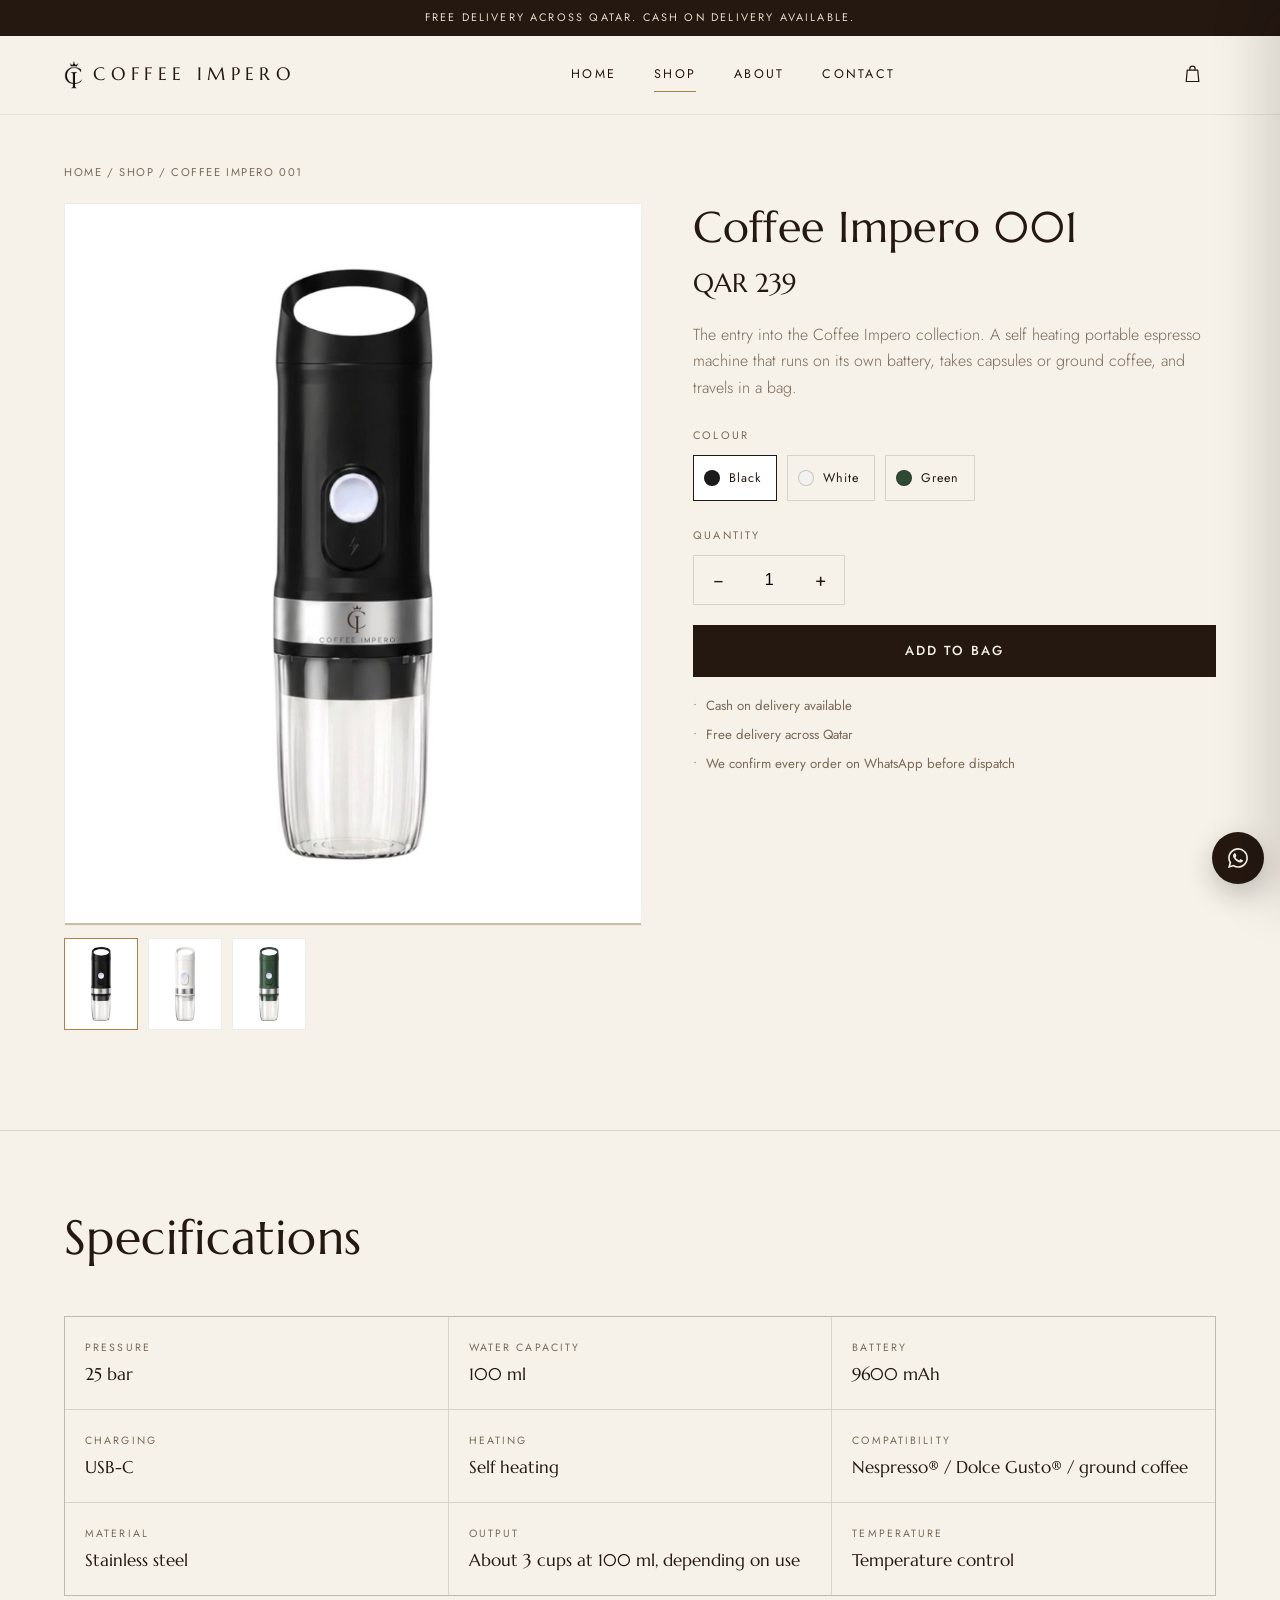
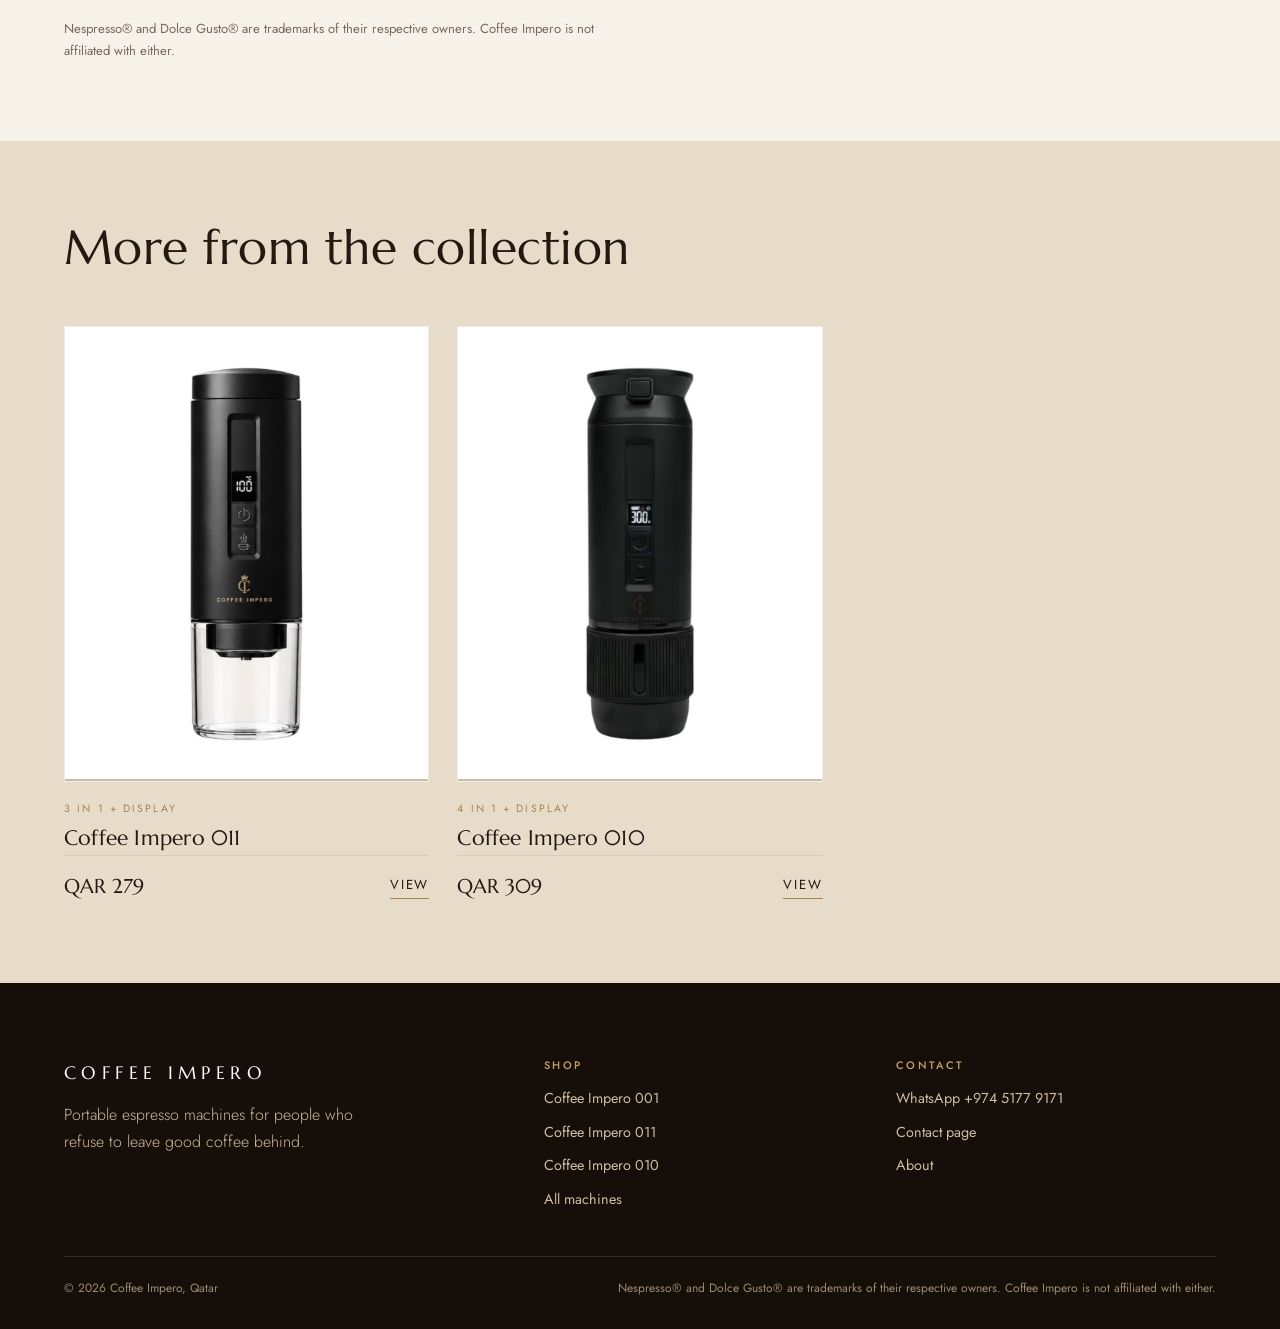
<file: impero-001.html>
<!DOCTYPE html>
<html lang="en">
<head>
<meta charset="utf-8">
<meta name="viewport" content="width=device-width, initial-scale=1">
<title>Coffee Impero 001 | Portable espresso machine | Coffee Impero</title>
<meta name="description" content="The entry into the Coffee Impero collection. A self heating portable espresso machine that runs on its own battery, takes capsules or ground coffee, a">
<link rel="canonical" href="https://coffeeimpero.com/impero-001.html">
<meta property="og:type" content="product">
<meta property="og:title" content="Coffee Impero 001 | Portable espresso machine | Coffee Impero">
<meta property="og:description" content="The entry into the Coffee Impero collection. A self heating portable espresso machine that runs on its own battery, takes capsules or ground coffee, a">
<meta property="og:image" content="https://coffeeimpero.com/assets/images/products/impero-001-black.jpg">
<meta property="og:url" content="https://coffeeimpero.com/impero-001.html">
<meta name="twitter:card" content="summary_large_image">
<meta name="theme-color" content="#241811">
<link rel="icon" href="assets/images/favicon.png" type="image/png">
<link rel="apple-touch-icon" href="assets/images/favicon.png">
<link rel="preconnect" href="https://fonts.googleapis.com">
<link rel="preconnect" href="https://fonts.gstatic.com" crossorigin>
<link href="https://fonts.googleapis.com/css2?family=Marcellus&family=Jost:wght@300;400;500&display=swap" rel="stylesheet">
<link rel="stylesheet" href="assets/css/style.css">
<script type="application/ld+json">
{
  "@context": "https://schema.org",
  "@type": "Product",
  "name": "Coffee Impero 001",
  "image": "https://coffeeimpero.com/assets/images/products/impero-001-black.jpg",
  "description": "The entry into the Coffee Impero collection. A self heating portable espresso machine that runs on its own battery, takes capsules or ground coffee, and travels in a bag.",
  "brand": { "@type": "Brand", "name": "Coffee Impero" },
  "offers": {
    "@type": "Offer",
    "priceCurrency": "QAR",
    "price": "239",
    "availability": "https://schema.org/InStock",
    "url": "https://coffeeimpero.com/impero-001.html"
  }
}
</script>
</head>
<body>

<a class="skip" href="#main">Skip to content</a>

<div class="announce">Free delivery across Qatar. Cash on delivery available.</div>

<header class="header">
  <div class="shell header-inner">
    <a class="brand" href="index.html"><img src="assets/images/logo.png" alt="" width="19" height="30" aria-hidden="true"><span>Coffee Impero</span></a>
    <nav class="nav" aria-label="Main">
      <a href="index.html">Home</a>
      <a href="shop.html" aria-current="page">Shop</a>
      <a href="about.html">About</a>
      <a href="contact.html">Contact</a>
    </nav>
    <div class="header-actions">
      <button class="icon-btn" data-open-cart aria-label="Open bag">
        <svg viewBox="0 0 24 24" stroke-linejoin="round"><path d="M6 7h12l1.2 13H4.8L6 7z"/><path d="M9 7V5.5a3 3 0 0 1 6 0V7"/></svg>
        <span class="cart-count">0</span>
      </button>
      <button class="icon-btn menu-btn" id="menuBtn" aria-label="Menu" aria-expanded="false" aria-controls="mobileNav">
        <svg viewBox="0 0 24 24" stroke-linecap="round"><path d="M4 7h16M4 12h16M4 17h16"/></svg>
      </button>
    </div>
  </div>
  <div class="mobile-nav" id="mobileNav">
    <a href="index.html">Home</a>
    <a href="shop.html">Shop</a>
    <a href="about.html">About</a>
    <a href="contact.html">Contact</a>
  </div>
</header>

<main id="main">

  <section class="pdp" data-product="001">
    <div class="shell">
      <nav class="crumbs" aria-label="Breadcrumb"><a href="index.html">Home</a> / <a href="shop.html">Shop</a> / Coffee Impero 001</nav>
      <div class="pdp-grid">

        <div>
          <div class="vitrine gallery-main">
            <img id="galleryMain" src="assets/images/products/impero-001-black.jpg" width="1000" height="1250" alt="Coffee Impero 001 portable espresso machine in Black" fetchpriority="high">
          </div>
          <div class="thumbs"><button type="button" class="thumb" data-color="Black" aria-pressed="true" aria-label="View Black"><img src="assets/images/products/impero-001-black.jpg" width="74" height="93" alt="" loading="lazy"></button><button type="button" class="thumb" data-color="White" aria-pressed="false" aria-label="View White"><img src="assets/images/products/impero-001-white.jpg" width="74" height="93" alt="" loading="lazy"></button><button type="button" class="thumb" data-color="Green" aria-pressed="false" aria-label="View Green"><img src="assets/images/products/impero-001-green.jpg" width="74" height="93" alt="" loading="lazy"></button></div>
        </div>

        <div class="pdp-buy">
          
          <h1>Coffee Impero 001</h1>
          <div class="pdp-price">QAR 239</div>
          <p class="pdp-desc">The entry into the Coffee Impero collection. A self heating portable espresso machine that runs on its own battery, takes capsules or ground coffee, and travels in a bag.</p>

          <span class="field-label">Colour</span>
          <div class="swatches"><button type="button" class="swatch" data-color="Black" aria-pressed="true"><i style="background:#1B1B1B"></i>Black</button><button type="button" class="swatch" data-color="White" aria-pressed="false"><i style="background:#F2F2F0"></i>White</button><button type="button" class="swatch" data-color="Green" aria-pressed="false"><i style="background:#2F4A34"></i>Green</button></div>

          <span class="field-label">Quantity</span>
          <div class="qty">
            <button type="button" data-step="-1" aria-label="Decrease quantity">&minus;</button>
            <input type="number" value="1" min="1" max="20" aria-label="Quantity">
            <button type="button" data-step="1" aria-label="Increase quantity">+</button>
          </div>

          <button class="btn btn-block" data-add>Add to bag</button>

          <div class="buy-note">
            <span>Cash on delivery available</span>
            <span>Free delivery across Qatar</span>
            <span>We confirm every order on WhatsApp before dispatch</span>
          </div>
        </div>

      </div>
    </div>
  </section>

  <section class="section-tight" style="border-top:1px solid var(--line)">
    <div class="shell">
      <div class="section-head"><h2 class="h-section">Specifications</h2></div>
      <dl class="specs"><div class="spec"><dt>Pressure</dt><dd>25 bar</dd></div><div class="spec"><dt>Water capacity</dt><dd>100 ml</dd></div><div class="spec"><dt>Battery</dt><dd>9600 mAh</dd></div><div class="spec"><dt>Charging</dt><dd>USB-C</dd></div><div class="spec"><dt>Heating</dt><dd>Self heating</dd></div><div class="spec"><dt>Compatibility</dt><dd>Nespresso&reg; / Dolce Gusto&reg; / ground coffee</dd></div><div class="spec"><dt>Material</dt><dd>Stainless steel</dd></div><div class="spec"><dt>Output</dt><dd>About 3 cups at 100 ml, depending on use</dd></div><div class="spec"><dt>Temperature</dt><dd>Temperature control</dd></div></dl>
      <p style="font-size:0.82rem;color:var(--muted);margin-top:22px">Nespresso&reg; and Dolce Gusto&reg; are trademarks of their respective owners. Coffee Impero is not affiliated with either.</p>
    </div>
  </section>

  <section class="section-tight" style="background:var(--beige)">
    <div class="shell">
      <div class="section-head"><h2 class="h-section">More from the collection</h2></div>
      <div class="product-grid" id="alsoGrid"></div>
    </div>
  </section>

</main>

<footer class="footer">
  <div class="shell">
    <div class="footer-grid">
      <div>
        <div class="brand">Coffee Impero</div>
        <p style="color:var(--sand);font-weight:300;max-width:34ch">Portable espresso machines for people who refuse to leave good coffee behind.</p>
      </div>
      <div>
        <h4>Shop</h4>
        <ul>
          <li><a href="impero-001.html">Coffee Impero 001</a></li>
          <li><a href="impero-011.html">Coffee Impero 011</a></li>
          <li><a href="impero-010.html">Coffee Impero 010</a></li>
          <li><a href="shop.html">All machines</a></li>
        </ul>
      </div>
      <div>
        <h4>Contact</h4>
        <ul>
          <li><a href="https://wa.me/97451779171" target="_blank" rel="noopener">WhatsApp +974 5177 9171</a></li>
          <li><a href="contact.html">Contact page</a></li>
          <li><a href="about.html">About</a></li>
        </ul>
      </div>
    </div>
    <div class="footer-bottom">
      <span>&copy; <span id="year"></span> Coffee Impero, Qatar</span>
      <span>Nespresso&reg; and Dolce Gusto&reg; are trademarks of their respective owners. Coffee Impero is not affiliated with either.</span>
    </div>
  </div>
</footer>

<a class="wa-float" href="https://wa.me/97451779171" target="_blank" rel="noopener" aria-label="Contact Coffee Impero on WhatsApp">
  <svg viewBox="0 0 24 24"><path d="M12.04 2C6.58 2 2.13 6.45 2.13 11.91c0 1.75.46 3.45 1.32 4.95L2 22l5.25-1.38a9.9 9.9 0 0 0 4.79 1.22h.01c5.46 0 9.91-4.45 9.91-9.91 0-2.65-1.03-5.14-2.9-7.01A9.82 9.82 0 0 0 12.04 2zm0 18.15h-.01a8.2 8.2 0 0 1-4.19-1.15l-.3-.18-3.12.82.83-3.04-.2-.31a8.17 8.17 0 0 1-1.26-4.38c0-4.54 3.7-8.23 8.25-8.23 2.2 0 4.27.86 5.83 2.41a8.2 8.2 0 0 1 2.41 5.83c0 4.54-3.7 8.23-8.24 8.23zm4.52-6.16c-.25-.12-1.47-.72-1.69-.81-.23-.08-.39-.12-.56.13-.16.25-.64.81-.79.98-.14.16-.29.19-.54.06-.25-.12-1.05-.39-1.99-1.23-.74-.66-1.23-1.47-1.38-1.72-.14-.25-.02-.38.11-.51.11-.11.25-.29.37-.43.12-.15.16-.25.25-.41.08-.17.04-.31-.02-.43-.06-.12-.56-1.34-.76-1.84-.2-.48-.41-.42-.56-.43h-.48c-.16 0-.43.06-.65.31-.22.25-.85.84-.85 2.04 0 1.2.87 2.36.99 2.53.12.16 1.71 2.61 4.15 3.66.58.25 1.03.4 1.38.51.58.19 1.11.16 1.53.1.47-.07 1.47-.6 1.67-1.18.21-.58.21-1.07.15-1.18-.06-.11-.22-.17-.47-.29z"/></svg>
</a>


<script src="assets/js/products.js"></script>
<script src="assets/js/site.js"></script>
<script>
  (function () {
    var grid = document.getElementById("alsoGrid");
    grid.innerHTML = window.IMPERO.products.filter(function (p) { return p.id !== "001"; }).map(function (p) {
      return '' +
      '<article class="card">' +
        '<a href="' + p.url + '" class="vitrine"><img src="' + p.colors[0].img + '" width="1000" height="1250" loading="lazy" alt="' + p.name + '"></a>' +
        '<div class="card-tag">' + (p.tag || "&nbsp;") + '</div>' +
        '<h3><a href="' + p.url + '">' + p.name + '</a></h3>' +
        '<div class="card-foot"><span class="price">QAR ' + p.price + '</span>' +
        '<a class="link-underline" href="' + p.url + '">View</a></div>' +
      '</article>';
    }).join("");
  })();
</script>
</body>
</html>
</file>
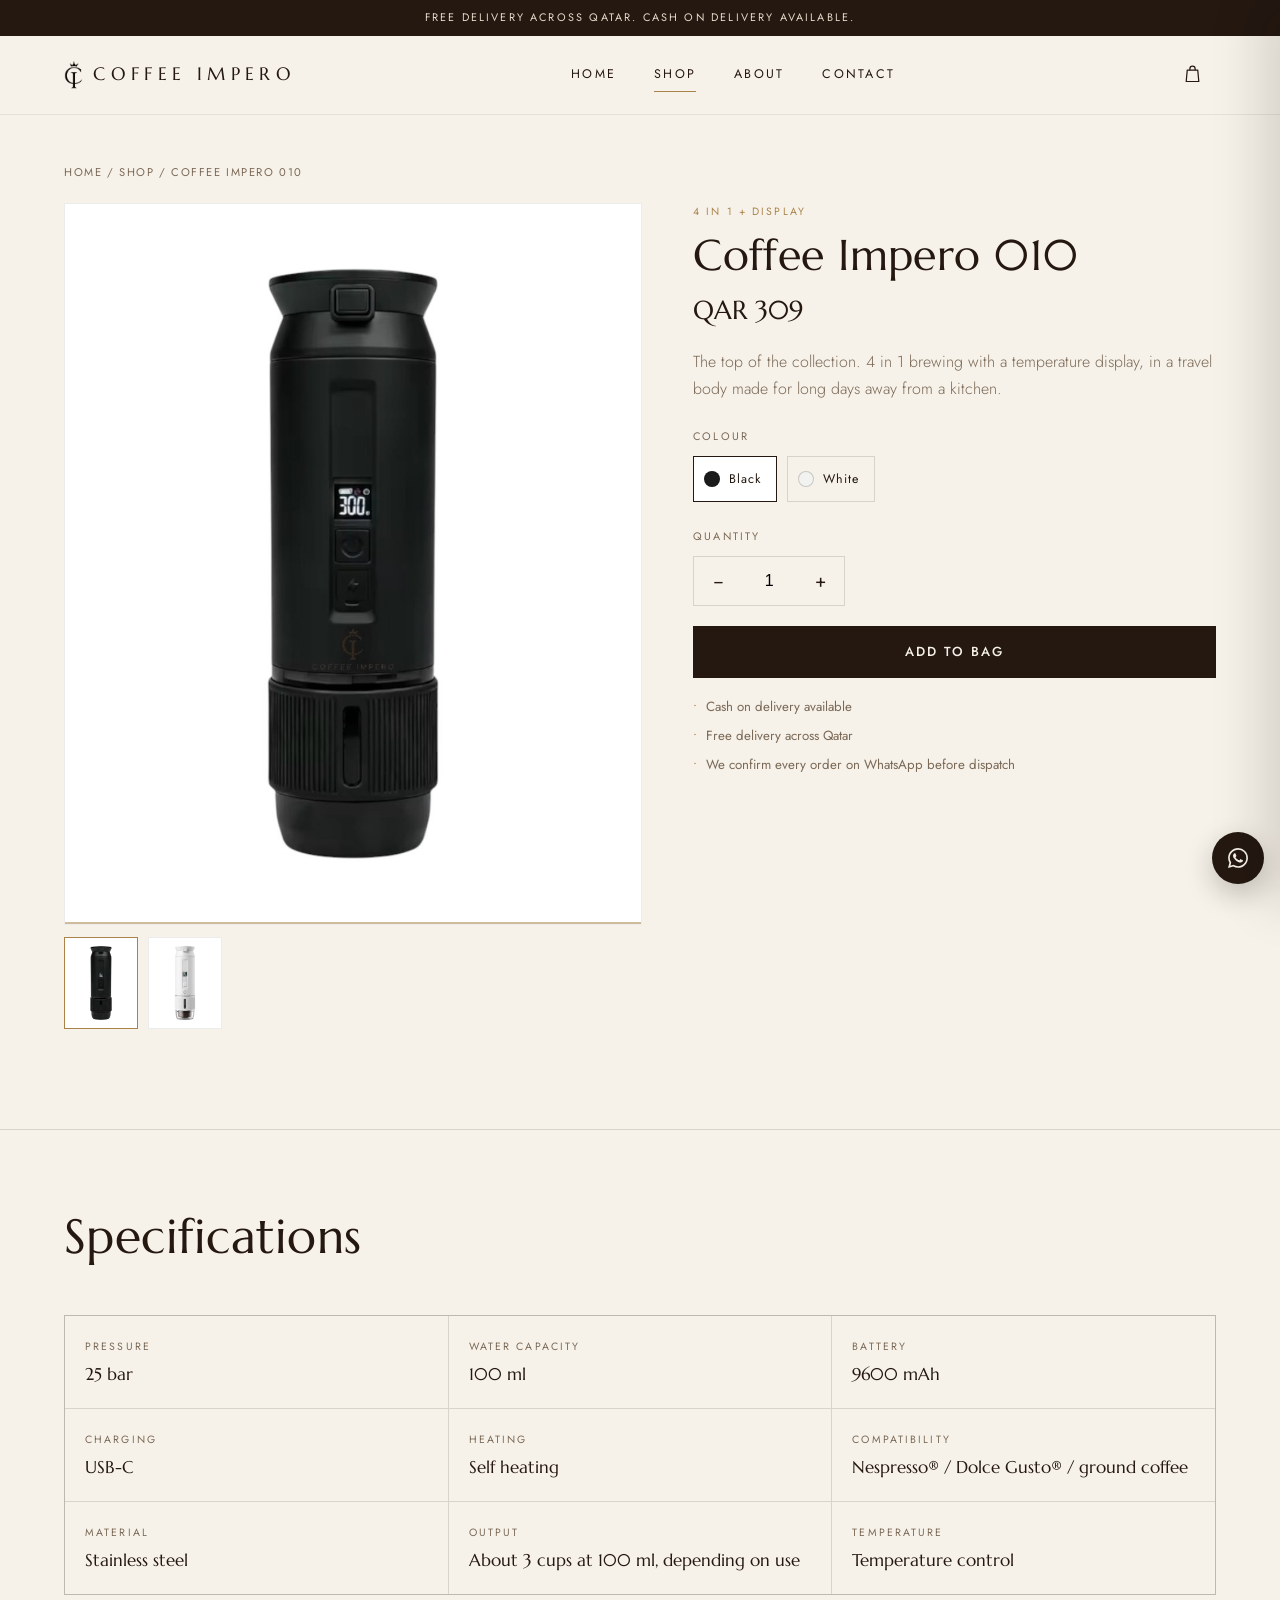
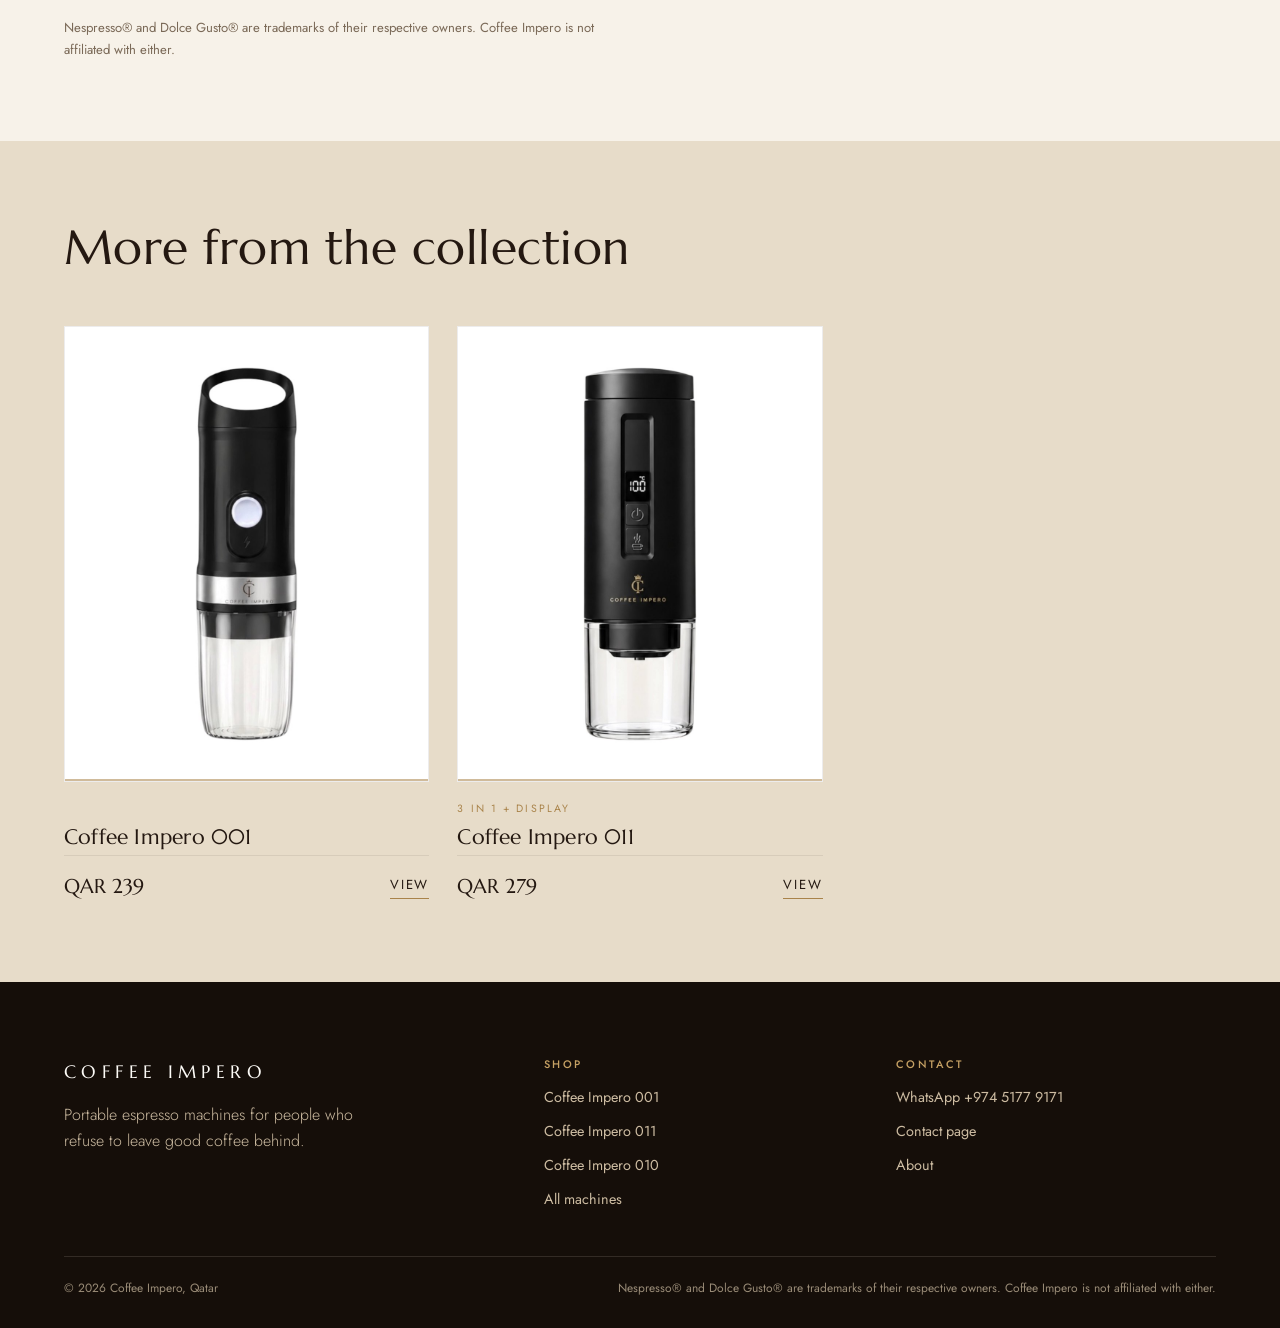
<file: impero-010.html>
<!DOCTYPE html>
<html lang="en">
<head>
<meta charset="utf-8">
<meta name="viewport" content="width=device-width, initial-scale=1">
<title>Coffee Impero 010 | Portable espresso machine | Coffee Impero</title>
<meta name="description" content="The top of the collection. 4 in 1 brewing with a temperature display, in a travel body made for long days away from a kitchen.">
<link rel="canonical" href="https://coffeeimpero.com/impero-010.html">
<meta property="og:type" content="product">
<meta property="og:title" content="Coffee Impero 010 | Portable espresso machine | Coffee Impero">
<meta property="og:description" content="The top of the collection. 4 in 1 brewing with a temperature display, in a travel body made for long days away from a kitchen.">
<meta property="og:image" content="https://coffeeimpero.com/assets/images/products/impero-010-black.jpg">
<meta property="og:url" content="https://coffeeimpero.com/impero-010.html">
<meta name="twitter:card" content="summary_large_image">
<meta name="theme-color" content="#241811">
<link rel="icon" href="assets/images/favicon.png" type="image/png">
<link rel="apple-touch-icon" href="assets/images/favicon.png">
<link rel="preconnect" href="https://fonts.googleapis.com">
<link rel="preconnect" href="https://fonts.gstatic.com" crossorigin>
<link href="https://fonts.googleapis.com/css2?family=Marcellus&family=Jost:wght@300;400;500&display=swap" rel="stylesheet">
<link rel="stylesheet" href="assets/css/style.css">
<script type="application/ld+json">
{
  "@context": "https://schema.org",
  "@type": "Product",
  "name": "Coffee Impero 010",
  "image": "https://coffeeimpero.com/assets/images/products/impero-010-black.jpg",
  "description": "The top of the collection. 4 in 1 brewing with a temperature display, in a travel body made for long days away from a kitchen.",
  "brand": { "@type": "Brand", "name": "Coffee Impero" },
  "offers": {
    "@type": "Offer",
    "priceCurrency": "QAR",
    "price": "309",
    "availability": "https://schema.org/InStock",
    "url": "https://coffeeimpero.com/impero-010.html"
  }
}
</script>
</head>
<body>

<a class="skip" href="#main">Skip to content</a>

<div class="announce">Free delivery across Qatar. Cash on delivery available.</div>

<header class="header">
  <div class="shell header-inner">
    <a class="brand" href="index.html"><img src="assets/images/logo.png" alt="" width="19" height="30" aria-hidden="true"><span>Coffee Impero</span></a>
    <nav class="nav" aria-label="Main">
      <a href="index.html">Home</a>
      <a href="shop.html" aria-current="page">Shop</a>
      <a href="about.html">About</a>
      <a href="contact.html">Contact</a>
    </nav>
    <div class="header-actions">
      <button class="icon-btn" data-open-cart aria-label="Open bag">
        <svg viewBox="0 0 24 24" stroke-linejoin="round"><path d="M6 7h12l1.2 13H4.8L6 7z"/><path d="M9 7V5.5a3 3 0 0 1 6 0V7"/></svg>
        <span class="cart-count">0</span>
      </button>
      <button class="icon-btn menu-btn" id="menuBtn" aria-label="Menu" aria-expanded="false" aria-controls="mobileNav">
        <svg viewBox="0 0 24 24" stroke-linecap="round"><path d="M4 7h16M4 12h16M4 17h16"/></svg>
      </button>
    </div>
  </div>
  <div class="mobile-nav" id="mobileNav">
    <a href="index.html">Home</a>
    <a href="shop.html">Shop</a>
    <a href="about.html">About</a>
    <a href="contact.html">Contact</a>
  </div>
</header>

<main id="main">

  <section class="pdp" data-product="010">
    <div class="shell">
      <nav class="crumbs" aria-label="Breadcrumb"><a href="index.html">Home</a> / <a href="shop.html">Shop</a> / Coffee Impero 010</nav>
      <div class="pdp-grid">

        <div>
          <div class="vitrine gallery-main">
            <img id="galleryMain" src="assets/images/products/impero-010-black.jpg" width="1000" height="1250" alt="Coffee Impero 010 portable espresso machine in Black" fetchpriority="high">
          </div>
          <div class="thumbs"><button type="button" class="thumb" data-color="Black" aria-pressed="true" aria-label="View Black"><img src="assets/images/products/impero-010-black.jpg" width="74" height="93" alt="" loading="lazy"></button><button type="button" class="thumb" data-color="White" aria-pressed="false" aria-label="View White"><img src="assets/images/products/impero-010-white.jpg" width="74" height="93" alt="" loading="lazy"></button></div>
        </div>

        <div class="pdp-buy">
          <div class="card-tag" style="margin-bottom:10px">4 in 1 + display</div>
          <h1>Coffee Impero 010</h1>
          <div class="pdp-price">QAR 309</div>
          <p class="pdp-desc">The top of the collection. 4 in 1 brewing with a temperature display, in a travel body made for long days away from a kitchen.</p>

          <span class="field-label">Colour</span>
          <div class="swatches"><button type="button" class="swatch" data-color="Black" aria-pressed="true"><i style="background:#1B1B1B"></i>Black</button><button type="button" class="swatch" data-color="White" aria-pressed="false"><i style="background:#F2F2F0"></i>White</button></div>

          <span class="field-label">Quantity</span>
          <div class="qty">
            <button type="button" data-step="-1" aria-label="Decrease quantity">&minus;</button>
            <input type="number" value="1" min="1" max="20" aria-label="Quantity">
            <button type="button" data-step="1" aria-label="Increase quantity">+</button>
          </div>

          <button class="btn btn-block" data-add>Add to bag</button>

          <div class="buy-note">
            <span>Cash on delivery available</span>
            <span>Free delivery across Qatar</span>
            <span>We confirm every order on WhatsApp before dispatch</span>
          </div>
        </div>

      </div>
    </div>
  </section>

  <section class="section-tight" style="border-top:1px solid var(--line)">
    <div class="shell">
      <div class="section-head"><h2 class="h-section">Specifications</h2></div>
      <dl class="specs"><div class="spec"><dt>Pressure</dt><dd>25 bar</dd></div><div class="spec"><dt>Water capacity</dt><dd>100 ml</dd></div><div class="spec"><dt>Battery</dt><dd>9600 mAh</dd></div><div class="spec"><dt>Charging</dt><dd>USB-C</dd></div><div class="spec"><dt>Heating</dt><dd>Self heating</dd></div><div class="spec"><dt>Compatibility</dt><dd>Nespresso&reg; / Dolce Gusto&reg; / ground coffee</dd></div><div class="spec"><dt>Material</dt><dd>Stainless steel</dd></div><div class="spec"><dt>Output</dt><dd>About 3 cups at 100 ml, depending on use</dd></div><div class="spec"><dt>Temperature</dt><dd>Temperature control</dd></div></dl>
      <p style="font-size:0.82rem;color:var(--muted);margin-top:22px">Nespresso&reg; and Dolce Gusto&reg; are trademarks of their respective owners. Coffee Impero is not affiliated with either.</p>
    </div>
  </section>

  <section class="section-tight" style="background:var(--beige)">
    <div class="shell">
      <div class="section-head"><h2 class="h-section">More from the collection</h2></div>
      <div class="product-grid" id="alsoGrid"></div>
    </div>
  </section>

</main>

<footer class="footer">
  <div class="shell">
    <div class="footer-grid">
      <div>
        <div class="brand">Coffee Impero</div>
        <p style="color:var(--sand);font-weight:300;max-width:34ch">Portable espresso machines for people who refuse to leave good coffee behind.</p>
      </div>
      <div>
        <h4>Shop</h4>
        <ul>
          <li><a href="impero-001.html">Coffee Impero 001</a></li>
          <li><a href="impero-011.html">Coffee Impero 011</a></li>
          <li><a href="impero-010.html">Coffee Impero 010</a></li>
          <li><a href="shop.html">All machines</a></li>
        </ul>
      </div>
      <div>
        <h4>Contact</h4>
        <ul>
          <li><a href="https://wa.me/97451779171" target="_blank" rel="noopener">WhatsApp +974 5177 9171</a></li>
          <li><a href="contact.html">Contact page</a></li>
          <li><a href="about.html">About</a></li>
        </ul>
      </div>
    </div>
    <div class="footer-bottom">
      <span>&copy; <span id="year"></span> Coffee Impero, Qatar</span>
      <span>Nespresso&reg; and Dolce Gusto&reg; are trademarks of their respective owners. Coffee Impero is not affiliated with either.</span>
    </div>
  </div>
</footer>

<a class="wa-float" href="https://wa.me/97451779171" target="_blank" rel="noopener" aria-label="Contact Coffee Impero on WhatsApp">
  <svg viewBox="0 0 24 24"><path d="M12.04 2C6.58 2 2.13 6.45 2.13 11.91c0 1.75.46 3.45 1.32 4.95L2 22l5.25-1.38a9.9 9.9 0 0 0 4.79 1.22h.01c5.46 0 9.91-4.45 9.91-9.91 0-2.65-1.03-5.14-2.9-7.01A9.82 9.82 0 0 0 12.04 2zm0 18.15h-.01a8.2 8.2 0 0 1-4.19-1.15l-.3-.18-3.12.82.83-3.04-.2-.31a8.17 8.17 0 0 1-1.26-4.38c0-4.54 3.7-8.23 8.25-8.23 2.2 0 4.27.86 5.83 2.41a8.2 8.2 0 0 1 2.41 5.83c0 4.54-3.7 8.23-8.24 8.23zm4.52-6.16c-.25-.12-1.47-.72-1.69-.81-.23-.08-.39-.12-.56.13-.16.25-.64.81-.79.98-.14.16-.29.19-.54.06-.25-.12-1.05-.39-1.99-1.23-.74-.66-1.23-1.47-1.38-1.72-.14-.25-.02-.38.11-.51.11-.11.25-.29.37-.43.12-.15.16-.25.25-.41.08-.17.04-.31-.02-.43-.06-.12-.56-1.34-.76-1.84-.2-.48-.41-.42-.56-.43h-.48c-.16 0-.43.06-.65.31-.22.25-.85.84-.85 2.04 0 1.2.87 2.36.99 2.53.12.16 1.71 2.61 4.15 3.66.58.25 1.03.4 1.38.51.58.19 1.11.16 1.53.1.47-.07 1.47-.6 1.67-1.18.21-.58.21-1.07.15-1.18-.06-.11-.22-.17-.47-.29z"/></svg>
</a>


<script src="assets/js/products.js"></script>
<script src="assets/js/site.js"></script>
<script>
  (function () {
    var grid = document.getElementById("alsoGrid");
    grid.innerHTML = window.IMPERO.products.filter(function (p) { return p.id !== "010"; }).map(function (p) {
      return '' +
      '<article class="card">' +
        '<a href="' + p.url + '" class="vitrine"><img src="' + p.colors[0].img + '" width="1000" height="1250" loading="lazy" alt="' + p.name + '"></a>' +
        '<div class="card-tag">' + (p.tag || "&nbsp;") + '</div>' +
        '<h3><a href="' + p.url + '">' + p.name + '</a></h3>' +
        '<div class="card-foot"><span class="price">QAR ' + p.price + '</span>' +
        '<a class="link-underline" href="' + p.url + '">View</a></div>' +
      '</article>';
    }).join("");
  })();
</script>
</body>
</html>
</file>
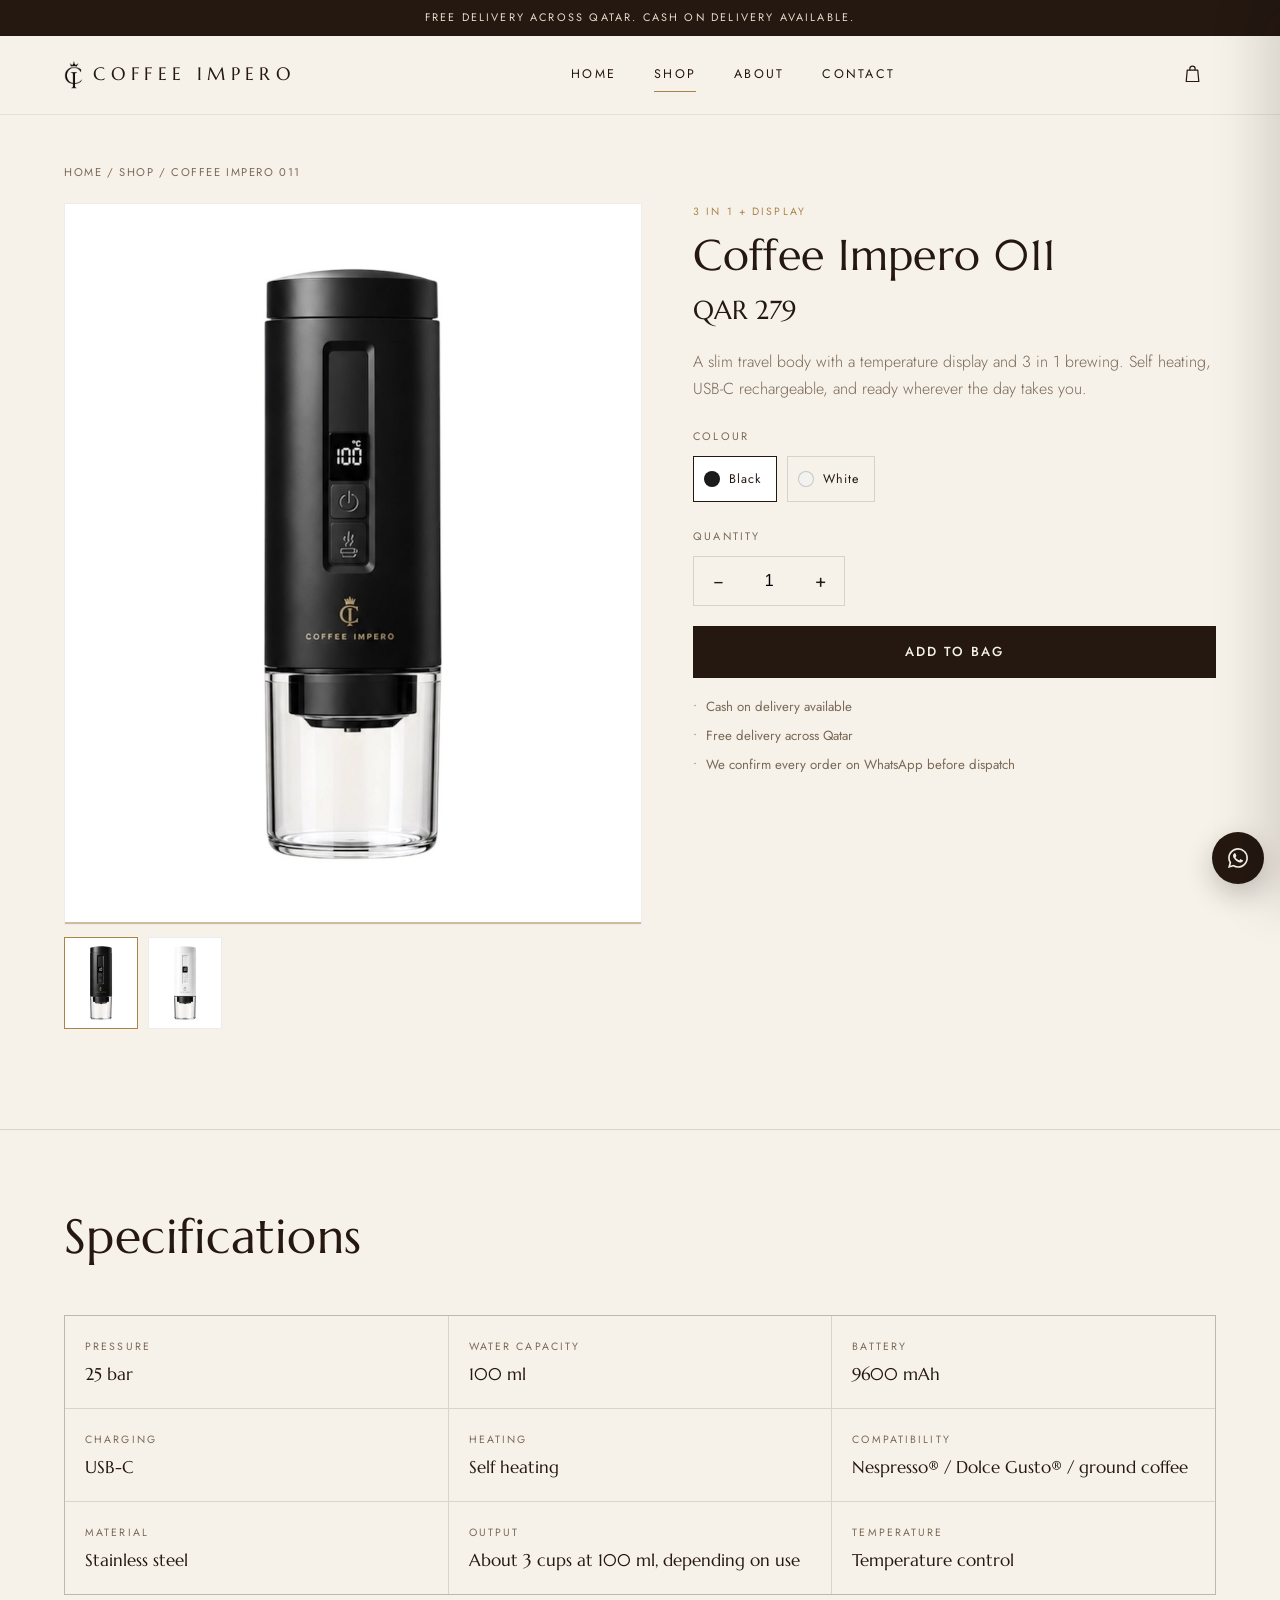
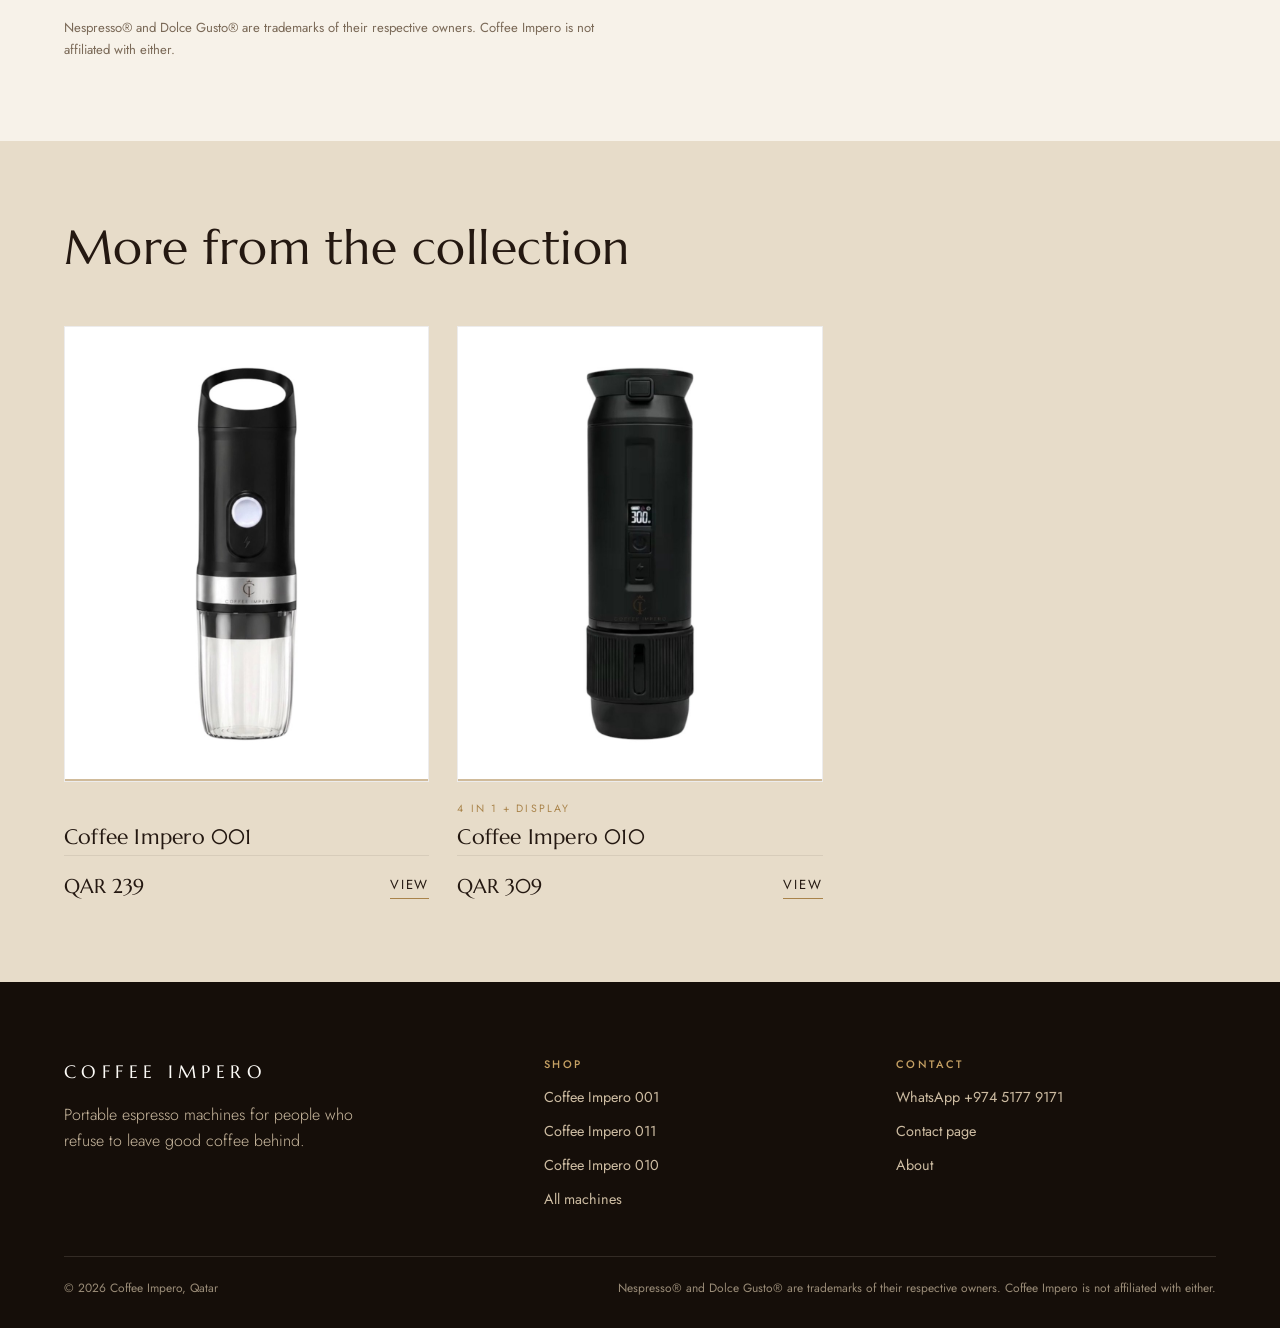
<file: impero-011.html>
<!DOCTYPE html>
<html lang="en">
<head>
<meta charset="utf-8">
<meta name="viewport" content="width=device-width, initial-scale=1">
<title>Coffee Impero 011 | Portable espresso machine | Coffee Impero</title>
<meta name="description" content="A slim travel body with a temperature display and 3 in 1 brewing. Self heating, USB-C rechargeable, and ready wherever the day takes you.">
<link rel="canonical" href="https://coffeeimpero.com/impero-011.html">
<meta property="og:type" content="product">
<meta property="og:title" content="Coffee Impero 011 | Portable espresso machine | Coffee Impero">
<meta property="og:description" content="A slim travel body with a temperature display and 3 in 1 brewing. Self heating, USB-C rechargeable, and ready wherever the day takes you.">
<meta property="og:image" content="https://coffeeimpero.com/assets/images/products/impero-011-black.jpg">
<meta property="og:url" content="https://coffeeimpero.com/impero-011.html">
<meta name="twitter:card" content="summary_large_image">
<meta name="theme-color" content="#241811">
<link rel="icon" href="assets/images/favicon.png" type="image/png">
<link rel="apple-touch-icon" href="assets/images/favicon.png">
<link rel="preconnect" href="https://fonts.googleapis.com">
<link rel="preconnect" href="https://fonts.gstatic.com" crossorigin>
<link href="https://fonts.googleapis.com/css2?family=Marcellus&family=Jost:wght@300;400;500&display=swap" rel="stylesheet">
<link rel="stylesheet" href="assets/css/style.css">
<script type="application/ld+json">
{
  "@context": "https://schema.org",
  "@type": "Product",
  "name": "Coffee Impero 011",
  "image": "https://coffeeimpero.com/assets/images/products/impero-011-black.jpg",
  "description": "A slim travel body with a temperature display and 3 in 1 brewing. Self heating, USB-C rechargeable, and ready wherever the day takes you.",
  "brand": { "@type": "Brand", "name": "Coffee Impero" },
  "offers": {
    "@type": "Offer",
    "priceCurrency": "QAR",
    "price": "279",
    "availability": "https://schema.org/InStock",
    "url": "https://coffeeimpero.com/impero-011.html"
  }
}
</script>
</head>
<body>

<a class="skip" href="#main">Skip to content</a>

<div class="announce">Free delivery across Qatar. Cash on delivery available.</div>

<header class="header">
  <div class="shell header-inner">
    <a class="brand" href="index.html"><img src="assets/images/logo.png" alt="" width="19" height="30" aria-hidden="true"><span>Coffee Impero</span></a>
    <nav class="nav" aria-label="Main">
      <a href="index.html">Home</a>
      <a href="shop.html" aria-current="page">Shop</a>
      <a href="about.html">About</a>
      <a href="contact.html">Contact</a>
    </nav>
    <div class="header-actions">
      <button class="icon-btn" data-open-cart aria-label="Open bag">
        <svg viewBox="0 0 24 24" stroke-linejoin="round"><path d="M6 7h12l1.2 13H4.8L6 7z"/><path d="M9 7V5.5a3 3 0 0 1 6 0V7"/></svg>
        <span class="cart-count">0</span>
      </button>
      <button class="icon-btn menu-btn" id="menuBtn" aria-label="Menu" aria-expanded="false" aria-controls="mobileNav">
        <svg viewBox="0 0 24 24" stroke-linecap="round"><path d="M4 7h16M4 12h16M4 17h16"/></svg>
      </button>
    </div>
  </div>
  <div class="mobile-nav" id="mobileNav">
    <a href="index.html">Home</a>
    <a href="shop.html">Shop</a>
    <a href="about.html">About</a>
    <a href="contact.html">Contact</a>
  </div>
</header>

<main id="main">

  <section class="pdp" data-product="011">
    <div class="shell">
      <nav class="crumbs" aria-label="Breadcrumb"><a href="index.html">Home</a> / <a href="shop.html">Shop</a> / Coffee Impero 011</nav>
      <div class="pdp-grid">

        <div>
          <div class="vitrine gallery-main">
            <img id="galleryMain" src="assets/images/products/impero-011-black.jpg" width="1000" height="1250" alt="Coffee Impero 011 portable espresso machine in Black" fetchpriority="high">
          </div>
          <div class="thumbs"><button type="button" class="thumb" data-color="Black" aria-pressed="true" aria-label="View Black"><img src="assets/images/products/impero-011-black.jpg" width="74" height="93" alt="" loading="lazy"></button><button type="button" class="thumb" data-color="White" aria-pressed="false" aria-label="View White"><img src="assets/images/products/impero-011-white.jpg" width="74" height="93" alt="" loading="lazy"></button></div>
        </div>

        <div class="pdp-buy">
          <div class="card-tag" style="margin-bottom:10px">3 in 1 + display</div>
          <h1>Coffee Impero 011</h1>
          <div class="pdp-price">QAR 279</div>
          <p class="pdp-desc">A slim travel body with a temperature display and 3 in 1 brewing. Self heating, USB-C rechargeable, and ready wherever the day takes you.</p>

          <span class="field-label">Colour</span>
          <div class="swatches"><button type="button" class="swatch" data-color="Black" aria-pressed="true"><i style="background:#1B1B1B"></i>Black</button><button type="button" class="swatch" data-color="White" aria-pressed="false"><i style="background:#F2F2F0"></i>White</button></div>

          <span class="field-label">Quantity</span>
          <div class="qty">
            <button type="button" data-step="-1" aria-label="Decrease quantity">&minus;</button>
            <input type="number" value="1" min="1" max="20" aria-label="Quantity">
            <button type="button" data-step="1" aria-label="Increase quantity">+</button>
          </div>

          <button class="btn btn-block" data-add>Add to bag</button>

          <div class="buy-note">
            <span>Cash on delivery available</span>
            <span>Free delivery across Qatar</span>
            <span>We confirm every order on WhatsApp before dispatch</span>
          </div>
        </div>

      </div>
    </div>
  </section>

  <section class="section-tight" style="border-top:1px solid var(--line)">
    <div class="shell">
      <div class="section-head"><h2 class="h-section">Specifications</h2></div>
      <dl class="specs"><div class="spec"><dt>Pressure</dt><dd>25 bar</dd></div><div class="spec"><dt>Water capacity</dt><dd>100 ml</dd></div><div class="spec"><dt>Battery</dt><dd>9600 mAh</dd></div><div class="spec"><dt>Charging</dt><dd>USB-C</dd></div><div class="spec"><dt>Heating</dt><dd>Self heating</dd></div><div class="spec"><dt>Compatibility</dt><dd>Nespresso&reg; / Dolce Gusto&reg; / ground coffee</dd></div><div class="spec"><dt>Material</dt><dd>Stainless steel</dd></div><div class="spec"><dt>Output</dt><dd>About 3 cups at 100 ml, depending on use</dd></div><div class="spec"><dt>Temperature</dt><dd>Temperature control</dd></div></dl>
      <p style="font-size:0.82rem;color:var(--muted);margin-top:22px">Nespresso&reg; and Dolce Gusto&reg; are trademarks of their respective owners. Coffee Impero is not affiliated with either.</p>
    </div>
  </section>

  <section class="section-tight" style="background:var(--beige)">
    <div class="shell">
      <div class="section-head"><h2 class="h-section">More from the collection</h2></div>
      <div class="product-grid" id="alsoGrid"></div>
    </div>
  </section>

</main>

<footer class="footer">
  <div class="shell">
    <div class="footer-grid">
      <div>
        <div class="brand">Coffee Impero</div>
        <p style="color:var(--sand);font-weight:300;max-width:34ch">Portable espresso machines for people who refuse to leave good coffee behind.</p>
      </div>
      <div>
        <h4>Shop</h4>
        <ul>
          <li><a href="impero-001.html">Coffee Impero 001</a></li>
          <li><a href="impero-011.html">Coffee Impero 011</a></li>
          <li><a href="impero-010.html">Coffee Impero 010</a></li>
          <li><a href="shop.html">All machines</a></li>
        </ul>
      </div>
      <div>
        <h4>Contact</h4>
        <ul>
          <li><a href="https://wa.me/97451779171" target="_blank" rel="noopener">WhatsApp +974 5177 9171</a></li>
          <li><a href="contact.html">Contact page</a></li>
          <li><a href="about.html">About</a></li>
        </ul>
      </div>
    </div>
    <div class="footer-bottom">
      <span>&copy; <span id="year"></span> Coffee Impero, Qatar</span>
      <span>Nespresso&reg; and Dolce Gusto&reg; are trademarks of their respective owners. Coffee Impero is not affiliated with either.</span>
    </div>
  </div>
</footer>

<a class="wa-float" href="https://wa.me/97451779171" target="_blank" rel="noopener" aria-label="Contact Coffee Impero on WhatsApp">
  <svg viewBox="0 0 24 24"><path d="M12.04 2C6.58 2 2.13 6.45 2.13 11.91c0 1.75.46 3.45 1.32 4.95L2 22l5.25-1.38a9.9 9.9 0 0 0 4.79 1.22h.01c5.46 0 9.91-4.45 9.91-9.91 0-2.65-1.03-5.14-2.9-7.01A9.82 9.82 0 0 0 12.04 2zm0 18.15h-.01a8.2 8.2 0 0 1-4.19-1.15l-.3-.18-3.12.82.83-3.04-.2-.31a8.17 8.17 0 0 1-1.26-4.38c0-4.54 3.7-8.23 8.25-8.23 2.2 0 4.27.86 5.83 2.41a8.2 8.2 0 0 1 2.41 5.83c0 4.54-3.7 8.23-8.24 8.23zm4.52-6.16c-.25-.12-1.47-.72-1.69-.81-.23-.08-.39-.12-.56.13-.16.25-.64.81-.79.98-.14.16-.29.19-.54.06-.25-.12-1.05-.39-1.99-1.23-.74-.66-1.23-1.47-1.38-1.72-.14-.25-.02-.38.11-.51.11-.11.25-.29.37-.43.12-.15.16-.25.25-.41.08-.17.04-.31-.02-.43-.06-.12-.56-1.34-.76-1.84-.2-.48-.41-.42-.56-.43h-.48c-.16 0-.43.06-.65.31-.22.25-.85.84-.85 2.04 0 1.2.87 2.36.99 2.53.12.16 1.71 2.61 4.15 3.66.58.25 1.03.4 1.38.51.58.19 1.11.16 1.53.1.47-.07 1.47-.6 1.67-1.18.21-.58.21-1.07.15-1.18-.06-.11-.22-.17-.47-.29z"/></svg>
</a>


<script src="assets/js/products.js"></script>
<script src="assets/js/site.js"></script>
<script>
  (function () {
    var grid = document.getElementById("alsoGrid");
    grid.innerHTML = window.IMPERO.products.filter(function (p) { return p.id !== "011"; }).map(function (p) {
      return '' +
      '<article class="card">' +
        '<a href="' + p.url + '" class="vitrine"><img src="' + p.colors[0].img + '" width="1000" height="1250" loading="lazy" alt="' + p.name + '"></a>' +
        '<div class="card-tag">' + (p.tag || "&nbsp;") + '</div>' +
        '<h3><a href="' + p.url + '">' + p.name + '</a></h3>' +
        '<div class="card-foot"><span class="price">QAR ' + p.price + '</span>' +
        '<a class="link-underline" href="' + p.url + '">View</a></div>' +
      '</article>';
    }).join("");
  })();
</script>
</body>
</html>
</file>
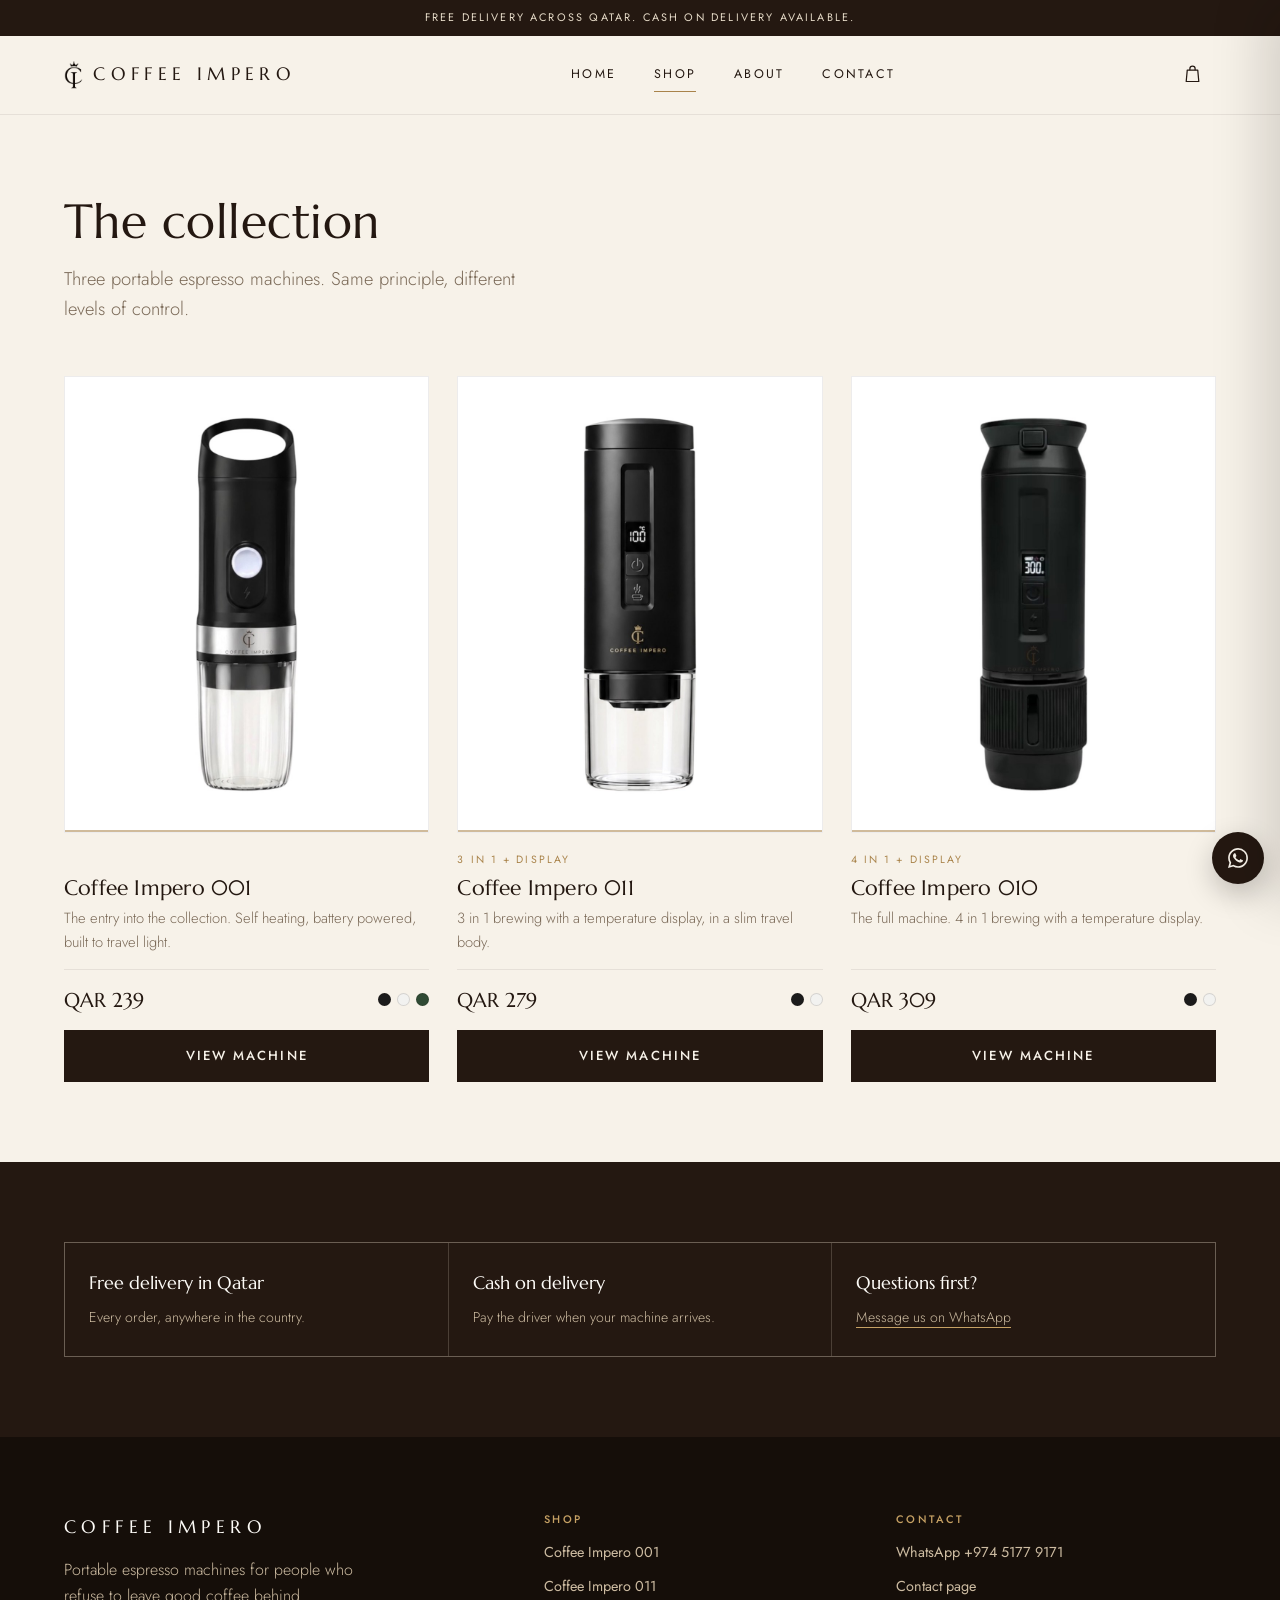
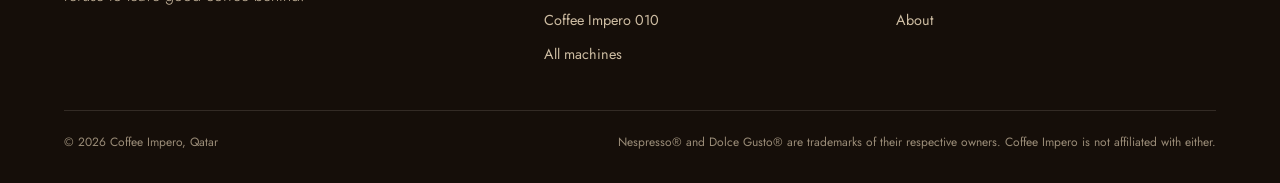
<file: shop.html>
<!DOCTYPE html>
<html lang="en">
<head>
<meta charset="utf-8">
<meta name="viewport" content="width=device-width, initial-scale=1">
<title>Shop portable espresso machines | Coffee Impero</title>
<meta name="description" content="Shop the Coffee Impero collection of portable, self heating espresso machines. Free delivery across Qatar and cash on delivery available.">
<link rel="canonical" href="https://coffeeimpero.com/shop.html">
<meta property="og:type" content="website">
<meta property="og:title" content="Shop portable espresso machines | Coffee Impero">
<meta property="og:description" content="Shop the Coffee Impero collection of portable, self heating espresso machines. Free delivery across Qatar and cash on delivery available.">
<meta property="og:image" content="https://coffeeimpero.com/assets/images/products/impero-010-black.jpg">
<meta property="og:url" content="https://coffeeimpero.com/shop.html">
<meta name="twitter:card" content="summary_large_image">
<meta name="theme-color" content="#241811">
<link rel="icon" href="assets/images/favicon.png" type="image/png">
<link rel="apple-touch-icon" href="assets/images/favicon.png">
<link rel="preconnect" href="https://fonts.googleapis.com">
<link rel="preconnect" href="https://fonts.gstatic.com" crossorigin>
<link href="https://fonts.googleapis.com/css2?family=Marcellus&family=Jost:wght@300;400;500&display=swap" rel="stylesheet">
<link rel="stylesheet" href="assets/css/style.css">
</head>
<body>

<a class="skip" href="#main">Skip to content</a>

<div class="announce">Free delivery across Qatar. Cash on delivery available.</div>

<header class="header">
  <div class="shell header-inner">
    <a class="brand" href="index.html"><img src="assets/images/logo.png" alt="" width="19" height="30" aria-hidden="true"><span>Coffee Impero</span></a>
    <nav class="nav" aria-label="Main">
      <a href="index.html">Home</a>
      <a href="shop.html" aria-current="page">Shop</a>
      <a href="about.html">About</a>
      <a href="contact.html">Contact</a>
    </nav>
    <div class="header-actions">
      <button class="icon-btn" data-open-cart aria-label="Open bag">
        <svg viewBox="0 0 24 24" stroke-linejoin="round"><path d="M6 7h12l1.2 13H4.8L6 7z"/><path d="M9 7V5.5a3 3 0 0 1 6 0V7"/></svg>
        <span class="cart-count">0</span>
      </button>
      <button class="icon-btn menu-btn" id="menuBtn" aria-label="Menu" aria-expanded="false" aria-controls="mobileNav">
        <svg viewBox="0 0 24 24" stroke-linecap="round"><path d="M4 7h16M4 12h16M4 17h16"/></svg>
      </button>
    </div>
  </div>
  <div class="mobile-nav" id="mobileNav">
    <a href="index.html">Home</a>
    <a href="shop.html">Shop</a>
    <a href="about.html">About</a>
    <a href="contact.html">Contact</a>
  </div>
</header>

<main id="main">

  <section class="section-tight">
    <div class="shell">
      <div class="section-head">
        <h1 class="h-section">The collection</h1>
        <p class="lede" style="margin-top:16px">Three portable espresso machines. Same principle, different levels of control.</p>
      </div>
      <div class="product-grid" id="shopGrid"></div>
    </div>
  </section>

  <section class="section-tight on-espresso">
    <div class="shell">
      <div class="promises">
        <div class="promise"><b>Free delivery in Qatar</b><span>Every order, anywhere in the country.</span></div>
        <div class="promise"><b>Cash on delivery</b><span>Pay the driver when your machine arrives.</span></div>
        <div class="promise"><b>Questions first?</b><span><a href="https://wa.me/97451779171" target="_blank" rel="noopener" style="border-bottom:1px solid var(--gold-light)">Message us on WhatsApp</a></span></div>
      </div>
    </div>
  </section>

</main>

<footer class="footer">
  <div class="shell">
    <div class="footer-grid">
      <div>
        <div class="brand">Coffee Impero</div>
        <p style="color:var(--sand);font-weight:300;max-width:34ch">Portable espresso machines for people who refuse to leave good coffee behind.</p>
      </div>
      <div>
        <h4>Shop</h4>
        <ul>
          <li><a href="impero-001.html">Coffee Impero 001</a></li>
          <li><a href="impero-011.html">Coffee Impero 011</a></li>
          <li><a href="impero-010.html">Coffee Impero 010</a></li>
          <li><a href="shop.html">All machines</a></li>
        </ul>
      </div>
      <div>
        <h4>Contact</h4>
        <ul>
          <li><a href="https://wa.me/97451779171" target="_blank" rel="noopener">WhatsApp +974 5177 9171</a></li>
          <li><a href="contact.html">Contact page</a></li>
          <li><a href="about.html">About</a></li>
        </ul>
      </div>
    </div>
    <div class="footer-bottom">
      <span>&copy; <span id="year"></span> Coffee Impero, Qatar</span>
      <span>Nespresso&reg; and Dolce Gusto&reg; are trademarks of their respective owners. Coffee Impero is not affiliated with either.</span>
    </div>
  </div>
</footer>

<a class="wa-float" href="https://wa.me/97451779171" target="_blank" rel="noopener" aria-label="Contact Coffee Impero on WhatsApp">
  <svg viewBox="0 0 24 24"><path d="M12.04 2C6.58 2 2.13 6.45 2.13 11.91c0 1.75.46 3.45 1.32 4.95L2 22l5.25-1.38a9.9 9.9 0 0 0 4.79 1.22h.01c5.46 0 9.91-4.45 9.91-9.91 0-2.65-1.03-5.14-2.9-7.01A9.82 9.82 0 0 0 12.04 2zm0 18.15h-.01a8.2 8.2 0 0 1-4.19-1.15l-.3-.18-3.12.82.83-3.04-.2-.31a8.17 8.17 0 0 1-1.26-4.38c0-4.54 3.7-8.23 8.25-8.23 2.2 0 4.27.86 5.83 2.41a8.2 8.2 0 0 1 2.41 5.83c0 4.54-3.7 8.23-8.24 8.23zm4.52-6.16c-.25-.12-1.47-.72-1.69-.81-.23-.08-.39-.12-.56.13-.16.25-.64.81-.79.98-.14.16-.29.19-.54.06-.25-.12-1.05-.39-1.99-1.23-.74-.66-1.23-1.47-1.38-1.72-.14-.25-.02-.38.11-.51.11-.11.25-.29.37-.43.12-.15.16-.25.25-.41.08-.17.04-.31-.02-.43-.06-.12-.56-1.34-.76-1.84-.2-.48-.41-.42-.56-.43h-.48c-.16 0-.43.06-.65.31-.22.25-.85.84-.85 2.04 0 1.2.87 2.36.99 2.53.12.16 1.71 2.61 4.15 3.66.58.25 1.03.4 1.38.51.58.19 1.11.16 1.53.1.47-.07 1.47-.6 1.67-1.18.21-.58.21-1.07.15-1.18-.06-.11-.22-.17-.47-.29z"/></svg>
</a>


<script src="assets/js/products.js"></script>
<script src="assets/js/site.js"></script>
<script>
  (function () {
    var grid = document.getElementById("shopGrid");
    grid.innerHTML = window.IMPERO.products.map(function (p) {
      var dots = p.colors.map(function (c) {
        return '<span class="dot" style="background:' + c.hex + '" title="' + c.name + '"></span>';
      }).join("");
      return '' +
      '<article class="card">' +
        '<a href="' + p.url + '" class="vitrine"><img src="' + p.colors[0].img + '" width="1000" height="1250" loading="lazy" alt="' + p.name + ' portable espresso machine in ' + p.colors[0].name + '"></a>' +
        '<div class="card-tag">' + (p.tag || "&nbsp;") + '</div>' +
        '<h3><a href="' + p.url + '">' + p.name + '</a></h3>' +
        '<p class="card-desc">' + p.short + '</p>' +
        '<div class="card-foot">' +
          '<span class="price">QAR ' + p.price + '</span>' +
          '<span class="dots">' + dots + '</span>' +
        '</div>' +
        '<a class="btn btn-block" style="margin-top:14px" href="' + p.url + '">View machine</a>' +
      '</article>';
    }).join("");
  })();
</script>
</body>
</html>
</file>
<file: assets/css/style.css>
/* ==========================================================================
   Coffee Impero  |  global design system
   Palette: espresso, cream, beige, black, restrained gold
   Type:    Marcellus (display) + Jost (interface / body)
   ========================================================================== */

:root {
  --espresso: #241811;
  --espresso-deep: #150E09;
  --black: #0D0A07;
  --cream: #F7F2E9;
  --ivory: #FDFBF7;
  --beige: #E7DCC9;
  --sand: #CDBCA2;
  --gold: #A9834A;
  --gold-light: #C6A164;
  --muted: #7A6957;
  --line: rgba(36, 24, 17, 0.14);
  --line-soft: rgba(36, 24, 17, 0.08);

  --font-display: 'Marcellus', 'Times New Roman', serif;
  --font-ui: 'Jost', 'Helvetica Neue', Arial, sans-serif;

  --shell: min(1240px, 100%);
  --pad: 20px;
  --header-h: 62px;
}

@media (min-width: 900px) {
  :root { --pad: 44px; --header-h: 78px; }
}

/* Fixed light brand identity. Theme hooks kept so a forced scheme never breaks it. */
@media (prefers-color-scheme: dark) {
  :root:not([data-theme="light"]) { --cream: #F7F2E9; --espresso: #241811; }
}
:root[data-theme="dark"] { --cream: #F7F2E9; --espresso: #241811; }

*, *::before, *::after { box-sizing: border-box; }

html { -webkit-text-size-adjust: 100%; scroll-behavior: smooth; }

body {
  margin: 0;
  background: var(--cream);
  color: var(--espresso);
  font-family: var(--font-ui);
  font-weight: 400;
  font-size: 16px;
  line-height: 1.65;
  overflow-x: hidden;
  -webkit-font-smoothing: antialiased;
}

img { display: block; max-width: 100%; height: auto; }
a { color: inherit; text-decoration: none; }
button { font: inherit; color: inherit; }

::selection { background: var(--gold); color: var(--ivory); }

:focus-visible {
  outline: 2px solid var(--gold);
  outline-offset: 3px;
}

@media (prefers-reduced-motion: reduce) {
  *, *::before, *::after {
    animation-duration: 0.01ms !important;
    transition-duration: 0.01ms !important;
  }
  html { scroll-behavior: auto; }
}

.shell {
  width: var(--shell);
  margin-inline: auto;
  padding-inline: var(--pad);
}

.skip {
  position: absolute; left: -9999px; top: 0; z-index: 200;
  background: var(--espresso); color: var(--cream); padding: 12px 18px;
}
.skip:focus { left: 8px; top: 8px; }

/* ---------- type ---------- */

h1, h2, h3, h4 {
  font-family: var(--font-display);
  font-weight: 400;
  margin: 0;
  line-height: 1.12;
  letter-spacing: 0.01em;
}

.display {
  font-size: clamp(2.3rem, 9vw, 5.2rem);
  line-height: 1.02;
  letter-spacing: 0.005em;
}

.h-section {
  font-size: clamp(1.7rem, 5vw, 3rem);
  line-height: 1.1;
}

.lede {
  font-size: clamp(1rem, 2.4vw, 1.15rem);
  color: var(--muted);
  max-width: 44ch;
  font-weight: 300;
}

p { margin: 0 0 1.1em; max-width: 68ch; }
p:last-child { margin-bottom: 0; }

.meta {
  font-size: 0.72rem;
  letter-spacing: 0.24em;
  text-transform: uppercase;
  color: var(--gold);
  font-weight: 400;
}

.rule {
  height: 1px;
  background: var(--line);
  border: 0;
  margin: 0;
}

/* ---------- buttons ---------- */

.btn {
  display: inline-flex;
  align-items: center;
  justify-content: center;
  min-height: 52px;
  padding: 0 30px;
  background: var(--espresso);
  color: var(--cream);
  border: 1px solid var(--espresso);
  border-radius: 0;
  cursor: pointer;
  font-size: 0.82rem;
  font-weight: 500;
  letter-spacing: 0.16em;
  text-transform: uppercase;
  transition: background 0.25s ease, color 0.25s ease, border-color 0.25s ease;
}
.btn:hover { background: var(--black); border-color: var(--black); }

.btn-outline {
  background: transparent;
  color: var(--espresso);
  border-color: var(--line);
}
.btn-outline:hover { background: transparent; border-color: var(--espresso); color: var(--espresso); }

.btn-gold { background: var(--gold); border-color: var(--gold); color: #fff; }
.btn-gold:hover { background: var(--gold-light); border-color: var(--gold-light); }

.btn-block { width: 100%; }
.btn[disabled] { opacity: 0.45; cursor: not-allowed; }

.link-underline {
  border-bottom: 1px solid var(--gold);
  padding-bottom: 2px;
  font-size: 0.82rem;
  letter-spacing: 0.14em;
  text-transform: uppercase;
}

/* ---------- header ---------- */

.header {
  position: sticky;
  top: 0;
  z-index: 60;
  background: rgba(247, 242, 233, 0.94);
  backdrop-filter: saturate(140%) blur(10px);
  border-bottom: 1px solid var(--line-soft);
}

.header-inner {
  height: var(--header-h);
  display: flex;
  align-items: center;
  justify-content: space-between;
  gap: 16px;
}

.brand {
  display: inline-flex;
  align-items: center;
  gap: 10px;
  font-family: var(--font-display);
  font-size: clamp(0.95rem, 3.4vw, 1.12rem);
  letter-spacing: 0.3em;
  text-transform: uppercase;
  white-space: nowrap;
}
.brand img { height: 30px; width: auto; }

.nav {
  display: none;
  gap: 38px;
}
.nav a {
  font-size: 0.78rem;
  letter-spacing: 0.18em;
  text-transform: uppercase;
  padding: 6px 0;
  border-bottom: 1px solid transparent;
  transition: border-color 0.2s ease;
}
.nav a:hover, .nav a[aria-current="page"] { border-color: var(--gold); }

.header-actions { display: flex; align-items: center; gap: 4px; }

.icon-btn {
  width: 46px; height: 46px;
  display: inline-flex; align-items: center; justify-content: center;
  background: none; border: 0; cursor: pointer;
  position: relative;
}
.icon-btn svg { width: 21px; height: 21px; stroke: var(--espresso); fill: none; stroke-width: 1.4; }

.cart-count {
  position: absolute;
  top: 6px; right: 4px;
  min-width: 17px; height: 17px;
  border-radius: 9px;
  background: var(--gold);
  color: #fff;
  font-size: 0.62rem;
  line-height: 17px;
  text-align: center;
  padding: 0 4px;
  font-weight: 500;
  display: none;
}
.cart-count.on { display: block; }

.menu-btn { display: inline-flex; }

@media (min-width: 900px) {
  .nav { display: flex; }
  .menu-btn { display: none; }
}

/* mobile drop menu */
.mobile-nav {
  display: none;
  border-top: 1px solid var(--line-soft);
  background: var(--cream);
}
.mobile-nav.open { display: block; }
.mobile-nav a {
  display: block;
  padding: 17px var(--pad);
  border-bottom: 1px solid var(--line-soft);
  font-size: 0.85rem;
  letter-spacing: 0.16em;
  text-transform: uppercase;
}

/* ---------- announcement ---------- */

.announce {
  background: var(--espresso);
  color: var(--beige);
  text-align: center;
  font-size: 0.68rem;
  letter-spacing: 0.2em;
  text-transform: uppercase;
  padding: 9px 16px;
}

/* ---------- sections ---------- */

.section { padding: clamp(56px, 10vw, 120px) 0; }
.section-tight { padding: clamp(40px, 7vw, 80px) 0; }

.section-head { margin-bottom: clamp(28px, 5vw, 52px); }
.section-head .meta { display: block; margin-bottom: 14px; }

.on-espresso { background: var(--espresso); color: var(--beige); }
.on-espresso h1, .on-espresso h2, .on-espresso h3 { color: var(--ivory); }
.on-espresso .lede { color: var(--sand); }
.on-espresso .rule { background: rgba(231, 220, 201, 0.16); }
.on-espresso .btn { background: var(--cream); color: var(--espresso); border-color: var(--cream); }
.on-espresso .btn:hover { background: #fff; border-color: #fff; }
.on-espresso .btn-outline { background: transparent; color: var(--beige); border-color: rgba(231,220,201,0.32); }
.on-espresso .btn-outline:hover { border-color: var(--beige); color: var(--ivory); }

/* ---------- vitrine: the white case every product sits in ---------- */

.vitrine {
  background: #fff;
  border: 1px solid var(--line-soft);
  position: relative;
  overflow: hidden;
}
.vitrine::after {
  content: "";
  position: absolute;
  left: 0; right: 0; bottom: 0;
  height: 2px;
  background: var(--gold);
  opacity: 0.55;
}
.vitrine img { width: 100%; }

/* ---------- hero ---------- */

.hero { padding: clamp(28px, 5vw, 56px) 0 clamp(48px, 8vw, 96px); }

.hero-grid {
  display: grid;
  gap: clamp(26px, 5vw, 56px);
  align-items: center;
}
@media (min-width: 900px) {
  .hero-grid { grid-template-columns: 1.02fr 0.98fr; }
}

.hero-copy .meta { display: block; margin-bottom: 20px; }
.hero-copy .display { margin-bottom: 22px; }
.hero-copy .lede { margin-bottom: 32px; }

.hero-actions { display: flex; flex-wrap: wrap; gap: 12px; }
.hero-actions .btn { flex: 1 1 auto; min-width: 200px; }

.hero-facts {
  display: grid;
  grid-template-columns: repeat(3, 1fr);
  gap: 20px 18px;
  margin-top: 36px;
  padding-top: 26px;
  border-top: 1px solid var(--line);
}
.hero-fact strong {
  display: block;
  font-family: var(--font-display);
  font-size: 1.32rem;
  font-weight: 400;
}
.hero-fact span {
  font-size: 0.68rem;
  letter-spacing: 0.18em;
  text-transform: uppercase;
  color: var(--muted);
}

.hero-figure { position: relative; }
.hero-figure figcaption {
  display: flex;
  justify-content: space-between;
  gap: 16px;
  margin-top: 14px;
  font-size: 0.7rem;
  letter-spacing: 0.16em;
  text-transform: uppercase;
  color: var(--muted);
}

.fade-up { animation: fadeUp 0.8s cubic-bezier(0.22, 1, 0.36, 1) both; }
.fade-up-2 { animation-delay: 0.1s; }
.fade-up-3 { animation-delay: 0.2s; }
@keyframes fadeUp {
  from { opacity: 0; transform: translateY(16px); }
  to { opacity: 1; transform: none; }
}

/* ---------- concept split ---------- */

.split {
  display: grid;
  gap: clamp(24px, 5vw, 64px);
  align-items: center;
}
@media (min-width: 900px) {
  .split { grid-template-columns: 1fr 1fr; }
  .split-reverse > *:first-child { order: 2; }
}

/* ---------- product grid ---------- */

.product-grid {
  display: grid;
  gap: clamp(18px, 3vw, 28px);
  grid-template-columns: 1fr;
}
@media (min-width: 640px) { .product-grid { grid-template-columns: repeat(2, 1fr); } }
@media (min-width: 980px) { .product-grid { grid-template-columns: repeat(3, 1fr); } }

.card { display: flex; flex-direction: column; height: 100%; }
.card .vitrine { margin-bottom: 18px; }
.card-tag {
  font-size: 0.66rem;
  letter-spacing: 0.2em;
  text-transform: uppercase;
  color: var(--gold);
  margin-bottom: 8px;
  min-height: 1em;
}
.card h3 { font-size: 1.32rem; margin-bottom: 6px; }
.card-desc { font-size: 0.92rem; color: var(--muted); margin-bottom: 14px; font-weight: 300; }
.card-foot {
  margin-top: auto;
  display: flex;
  align-items: center;
  justify-content: space-between;
  gap: 14px;
  padding-top: 14px;
  border-top: 1px solid var(--line-soft);
}
.price { font-family: var(--font-display); font-size: 1.22rem; }
.price small { font-size: 0.66rem; letter-spacing: 0.14em; color: var(--muted); }

.dots { display: flex; gap: 6px; }
.dot {
  width: 13px; height: 13px; border-radius: 50%;
  border: 1px solid var(--line);
  display: inline-block;
}

/* ---------- use cases ---------- */

.usecases {
  display: grid;
  grid-template-columns: 1fr;
  border-top: 1px solid var(--line);
}
.usecase {
  padding: 20px 0;
  border-bottom: 1px solid var(--line);
  display: grid;
  grid-template-columns: 1fr;
  gap: 4px;
  align-items: baseline;
}
.usecase b {
  font-family: var(--font-display);
  font-weight: 400;
  font-size: 1.15rem;
  letter-spacing: 0.08em;
}
.usecase span { color: var(--muted); font-size: 0.93rem; font-weight: 300; }
@media (min-width: 760px) {
  .usecase { grid-template-columns: 15rem 1fr; gap: 28px; padding: 24px 0; }
}

/* ---------- spec grid ---------- */

.specs {
  display: grid;
  grid-template-columns: repeat(2, 1fr);
  gap: 1px;
  background: var(--line);
  border: 1px solid var(--line);
}
@media (min-width: 900px) { .specs { grid-template-columns: repeat(3, 1fr); } }
@media (max-width: 899px) { .specs .spec:last-child:nth-child(odd) { grid-column: 1 / -1; } }
.spec {
  background: var(--cream);
  padding: 22px 20px;
}
.on-espresso .specs { background: rgba(231,220,201,0.18); border-color: rgba(231,220,201,0.18); }
.on-espresso .spec { background: var(--espresso); }
.spec dt {
  font-size: 0.66rem;
  letter-spacing: 0.2em;
  text-transform: uppercase;
  color: var(--muted);
  margin-bottom: 8px;
}
.on-espresso .spec dt { color: var(--sand); }
.spec dd {
  margin: 0;
  font-family: var(--font-display);
  font-size: 1.05rem;
  line-height: 1.35;
}

/* ---------- delivery band ---------- */

.promises {
  display: grid;
  gap: 1px;
  background: rgba(231, 220, 201, 0.2);
  border: 1px solid rgba(231, 220, 201, 0.2);
  grid-template-columns: 1fr;
}
@media (min-width: 760px) { .promises { grid-template-columns: repeat(3, 1fr); } }
.promise { background: var(--espresso); padding: 26px 24px; }
.promise b {
  display: block;
  font-family: var(--font-display);
  font-weight: 400;
  font-size: 1.1rem;
  color: var(--ivory);
  margin-bottom: 6px;
}
.promise span { font-size: 0.88rem; color: var(--sand); font-weight: 300; }

/* ---------- product page ---------- */

.pdp { padding: clamp(24px, 4vw, 48px) 0 clamp(56px, 8vw, 100px); }
.pdp-grid { display: grid; gap: clamp(26px, 4vw, 56px); }
@media (min-width: 900px) {
  .pdp-grid { grid-template-columns: 1.05fr 0.95fr; align-items: start; }
  .pdp-buy { position: sticky; top: calc(var(--header-h) + 28px); }
}

.gallery-main { margin-bottom: 12px; }
.thumbs { display: flex; gap: 10px; }
.thumb {
  flex: 0 0 74px;
  padding: 0;
  background: #fff;
  border: 1px solid var(--line-soft);
  cursor: pointer;
}
.thumb[aria-pressed="true"] { border-color: var(--gold); }

.crumbs {
  font-size: 0.7rem;
  letter-spacing: 0.14em;
  text-transform: uppercase;
  color: var(--muted);
  margin-bottom: 22px;
}
.crumbs a:hover { color: var(--espresso); }

.pdp-buy h1 { font-size: clamp(1.9rem, 5vw, 2.7rem); margin-bottom: 10px; }
.pdp-price {
  font-family: var(--font-display);
  font-size: 1.6rem;
  margin-bottom: 18px;
}
.pdp-desc { color: var(--muted); font-weight: 300; margin-bottom: 26px; }

.field-label {
  font-size: 0.68rem;
  letter-spacing: 0.2em;
  text-transform: uppercase;
  color: var(--muted);
  display: block;
  margin-bottom: 10px;
}

.swatches { display: flex; gap: 10px; margin-bottom: 26px; flex-wrap: wrap; }
.swatch {
  display: inline-flex;
  align-items: center;
  gap: 9px;
  padding: 9px 15px 9px 10px;
  background: transparent;
  border: 1px solid var(--line);
  cursor: pointer;
  font-size: 0.78rem;
  letter-spacing: 0.08em;
  min-height: 46px;
}
.swatch i {
  width: 16px; height: 16px; border-radius: 50%;
  border: 1px solid rgba(0,0,0,0.18);
  display: inline-block;
}
.swatch[aria-pressed="true"] { border-color: var(--espresso); background: #fff; }

.qty {
  display: inline-flex;
  align-items: center;
  border: 1px solid var(--line);
  margin-bottom: 20px;
}
.qty button {
  width: 48px; height: 48px;
  background: none; border: 0; cursor: pointer;
  font-size: 1.15rem;
}
.qty input {
  width: 54px; height: 48px;
  border: 0; background: none;
  text-align: center;
  font-size: 1rem;
  -moz-appearance: textfield;
}
.qty input::-webkit-outer-spin-button,
.qty input::-webkit-inner-spin-button { -webkit-appearance: none; margin: 0; }

.buy-note {
  margin-top: 18px;
  font-size: 0.83rem;
  color: var(--muted);
  display: grid;
  gap: 7px;
}
.buy-note span { display: flex; gap: 9px; align-items: flex-start; }
.buy-note span::before { content: "•"; color: var(--gold); }

/* ---------- cart drawer ---------- */

.drawer-backdrop {
  position: fixed; inset: 0;
  background: rgba(13, 10, 7, 0.45);
  opacity: 0; pointer-events: none;
  transition: opacity 0.3s ease;
  z-index: 90;
}
.drawer-backdrop.open { opacity: 1; pointer-events: auto; }

.drawer {
  position: fixed;
  top: 0; right: 0; bottom: 0;
  width: min(420px, 100%);
  background: var(--cream);
  z-index: 100;
  transform: translateX(100%);
  transition: transform 0.34s cubic-bezier(0.22, 1, 0.36, 1);
  display: flex;
  flex-direction: column;
  box-shadow: -18px 0 50px rgba(13,10,7,0.14);
}
.drawer.open { transform: none; }

.drawer-head {
  display: flex; align-items: center; justify-content: space-between;
  padding: 18px 20px;
  border-bottom: 1px solid var(--line);
}
.drawer-head h2 { font-size: 1.1rem; letter-spacing: 0.14em; text-transform: uppercase; }

.drawer-body { flex: 1; overflow-y: auto; padding: 8px 20px; }
.drawer-foot { border-top: 1px solid var(--line); padding: 18px 20px calc(18px + env(safe-area-inset-bottom)); }

.cart-line {
  display: grid;
  grid-template-columns: 66px 1fr;
  gap: 14px;
  padding: 18px 0;
  border-bottom: 1px solid var(--line-soft);
}
.cart-line .vitrine::after { height: 1px; }
.cart-line h3 { font-size: 0.98rem; margin-bottom: 3px; }
.cart-line p { font-size: 0.78rem; color: var(--muted); margin: 0 0 8px; letter-spacing: 0.06em; }
.cart-line-foot { display: flex; align-items: center; justify-content: space-between; gap: 10px; }
.cart-line .qty { margin: 0; }
.cart-line .qty button { width: 34px; height: 34px; font-size: 1rem; }
.cart-line .qty input { width: 34px; height: 34px; font-size: 0.88rem; }
.line-remove {
  background: none; border: 0; cursor: pointer;
  font-size: 0.72rem; letter-spacing: 0.14em; text-transform: uppercase;
  color: var(--muted); padding: 6px 0;
}
.line-remove:hover { color: var(--espresso); }

.cart-empty { padding: 48px 0; text-align: center; color: var(--muted); }

.totals {
  display: flex; justify-content: space-between; align-items: baseline;
  margin-bottom: 14px;
}
.totals .price { font-size: 1.35rem; }

/* ---------- checkout ---------- */

.checkout-grid { display: grid; gap: clamp(28px, 5vw, 56px); }
@media (min-width: 900px) { .checkout-grid { grid-template-columns: 1.1fr 0.9fr; align-items: start; } }

.form-row { margin-bottom: 18px; }
.form-row label { display: block; margin-bottom: 8px; font-size: 0.72rem; letter-spacing: 0.18em; text-transform: uppercase; color: var(--muted); }
.form-row input, .form-row textarea, .form-row select {
  width: 100%;
  min-height: 52px;
  padding: 14px 15px;
  background: #fff;
  border: 1px solid var(--line);
  border-radius: 0;
  font-family: var(--font-ui);
  font-size: 1rem;
  color: var(--espresso);
}
.form-row textarea { min-height: 96px; resize: vertical; line-height: 1.55; }
.form-row input:focus, .form-row textarea:focus { border-color: var(--gold); outline: none; }
.form-row .hint { font-size: 0.78rem; color: var(--muted); margin-top: 7px; }
.form-row.invalid input, .form-row.invalid textarea { border-color: #9A3B2F; }
.err { color: #9A3B2F; font-size: 0.8rem; margin-top: 7px; display: none; }
.form-row.invalid .err { display: block; }

.summary-box { background: #fff; border: 1px solid var(--line); padding: 24px 22px; }
.summary-line { display: flex; justify-content: space-between; gap: 14px; padding: 12px 0; border-bottom: 1px solid var(--line-soft); font-size: 0.92rem; }
.summary-line:last-of-type { border-bottom: 0; }
.summary-total { display: flex; justify-content: space-between; align-items: baseline; margin-top: 16px; padding-top: 16px; border-top: 1px solid var(--line); }

.cod-badge {
  display: inline-block;
  border: 1px solid var(--gold);
  color: var(--gold);
  font-size: 0.68rem;
  letter-spacing: 0.2em;
  text-transform: uppercase;
  padding: 7px 13px;
  margin-bottom: 20px;
}

/* ---------- contact ---------- */

.contact-card {
  border: 1px solid var(--line);
  padding: clamp(24px, 4vw, 40px);
  background: #fff;
}

/* ---------- footer ---------- */

.footer { background: var(--espresso-deep); color: var(--sand); padding: clamp(46px, 7vw, 76px) 0 30px; }
.footer a:hover { color: var(--ivory); }
.footer-grid { display: grid; gap: 32px; }
@media (min-width: 760px) { .footer-grid { grid-template-columns: 1.4fr 1fr 1fr; } }
.footer h4 {
  font-family: var(--font-ui);
  font-size: 0.68rem;
  letter-spacing: 0.22em;
  text-transform: uppercase;
  color: var(--gold-light);
  margin-bottom: 16px;
  font-weight: 500;
}
.footer ul { list-style: none; margin: 0; padding: 0; display: grid; gap: 10px; font-size: 0.9rem; }
.footer .brand { color: var(--ivory); margin-bottom: 14px; }
.footer-bottom {
  margin-top: 44px;
  padding-top: 22px;
  border-top: 1px solid rgba(231, 220, 201, 0.14);
  display: flex;
  flex-wrap: wrap;
  gap: 10px 26px;
  justify-content: space-between;
  font-size: 0.75rem;
  color: rgba(205, 188, 162, 0.72);
}

/* ---------- floating whatsapp ---------- */

.wa-float {
  position: fixed;
  right: 16px;
  bottom: calc(16px + env(safe-area-inset-bottom));
  z-index: 50;
  width: 52px; height: 52px;
  border-radius: 50%;
  background: var(--espresso);
  display: inline-flex; align-items: center; justify-content: center;
  box-shadow: 0 10px 28px rgba(13, 10, 7, 0.22);
}
.wa-float svg { width: 24px; height: 24px; fill: var(--cream); }

.no-scroll { overflow: hidden; }


/* ---------- lifestyle imagery ---------- */

.photo { overflow: hidden; background: var(--beige); }
.photo img { width: 100%; height: 100%; object-fit: cover; }

.photo-wide img { aspect-ratio: 16 / 10; }
@media (max-width: 640px) { .photo-wide img { aspect-ratio: 4 / 3; } }

.band { position: relative; }
.band img {
  width: 100%;
  height: clamp(380px, 64vh, 620px);
  object-fit: cover;
}
.band-copy {
  position: absolute;
  left: 0; right: 0; bottom: 0;
  padding: clamp(26px, 6vw, 64px) 0 clamp(22px, 4vw, 48px);
  background: linear-gradient(to top, rgba(13,10,7,0.88) 0%, rgba(13,10,7,0.72) 38%, rgba(13,10,7,0.28) 72%, rgba(13,10,7,0) 100%);
  color: var(--ivory);
}
.band-copy h2 { color: var(--ivory); max-width: 18ch; }
.band-copy p { color: rgba(247,242,233,0.92); max-width: 46ch; margin: 16px 0 22px; font-weight: 300; }
.band-copy .btn { background: var(--cream); color: var(--espresso); border-color: var(--cream); }
.band-copy .btn:hover { background: #fff; border-color: #fff; }
</file>
